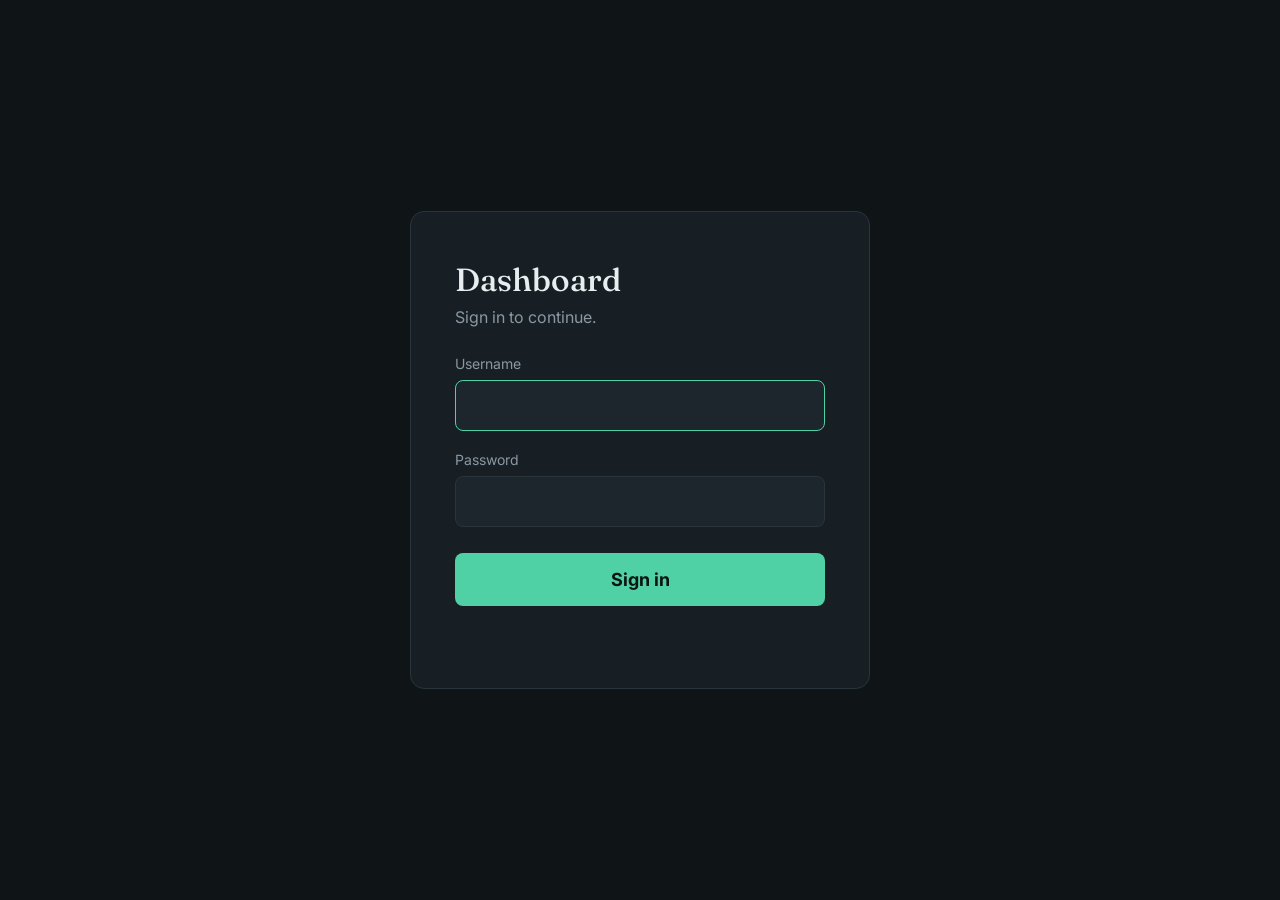
<file: dashboard/index.html>
<!DOCTYPE html>
<html lang="en">
<head>
<meta charset="UTF-8">
<meta name="viewport" content="width=device-width, initial-scale=1">
<title>Dashboard</title>
<style>
@import url('https://fonts.googleapis.com/css2?family=Fraunces:opsz,wght@9..144,300;9..144,500;9..144,600&family=Inter:wght@400;500;600;700;800&family=JetBrains+Mono:wght@400;500;700&display=swap');

:root{
  --bg:#0F1417;
  --panel:#171F24;
  --panel-raised:#1D262C;
  --line:#2A343B;
  --ink:#E8EDF0;
  --muted:#8A98A3;
  --mint:#4FD1A5;
  --coral:#F2725A;
  --gold:#E3B341;
}
*{box-sizing:border-box;}
html,body{
  margin:0;height:100%;overflow:hidden;
  background:var(--bg);color:var(--ink);
  font-family:'Inter',sans-serif;
  -webkit-font-smoothing:antialiased;
}

/* ---- Login ---- */
.login-overlay{
  position:fixed;inset:0;background:var(--bg);
  display:flex;align-items:center;justify-content:center;
  z-index:1000;padding:20px;
}
.login-card{
  background:var(--panel);border:1px solid var(--line);border-radius:14px;
  padding:48px 44px;width:100%;max-width:460px;
}
.login-card h1{font-family:'Fraunces',serif;font-weight:500;font-size:32px;margin:0 0 8px;}
.login-card p{color:var(--muted);font-size:16px;margin:0 0 28px;}
.login-card .field{margin-bottom:20px;display:flex;flex-direction:column;gap:8px;}
.login-card label{font-size:14px;color:var(--muted);}
.login-card input{
  background:var(--panel-raised);border:1px solid var(--line);color:var(--ink);
  border-radius:8px;padding:14px 16px;font-size:18px;font-family:inherit;width:100%;
}
.login-card input:focus{outline:none;border-color:var(--mint);}
.login-btn{
  width:100%;margin-top:6px;background:var(--mint);color:#0B1512;border:none;
  border-radius:8px;padding:16px;font-size:18px;font-weight:700;cursor:pointer;
  font-family:'Inter',sans-serif;
}
.login-btn:hover{filter:brightness(1.08);}
.login-error{color:var(--coral);font-size:15px;margin-top:14px;min-height:20px;}

/* ---- Dashboard shell ---- */
.dash{
  display:none;
  height:100vh;width:100vw;
  padding:2.2vh 2.2vw;
  flex-direction:column;
  gap:1.8vh;
  position:relative;
  isolation:isolate;
}
.dash::before{
  content:'';
  position:fixed;
  inset:0;
  z-index:-2;
  background-image:url('../assets/images/dashboard-background.png');
  background-size:cover;
  background-position:center;
}
.dash::after{
  content:'';
  position:fixed;
  inset:0;
  z-index:-1;
  background:linear-gradient(120deg,rgba(8,13,16,.78),rgba(8,13,16,.52) 58%,rgba(8,13,16,.68));
  pointer-events:none;
}
.dash-top{display:flex;align-items:baseline;justify-content:space-between;flex-wrap:wrap;gap:1vh;}
.dash-top,.dash-quote,.dash-main{position:relative;z-index:1;}
.dash-top h1{
  font-family:'Fraunces',serif;font-weight:500;font-size:clamp(20px,2.4vw,34px);
  margin:0;letter-spacing:0.3px;
}
.dash-datetime{text-align:right;}
.dash-clock{
  font-family:'JetBrains Mono',monospace;font-weight:700;
  font-size:clamp(28px,4.4vw,64px);line-height:1;color:var(--mint);
}
.dash-date{color:var(--muted);font-size:clamp(13px,1.4vw,20px);margin-top:4px;}

.dash-quote{
  text-align:center;flex-shrink:0;padding:0.6vh 2vw;
  font-family:'Fraunces',serif;font-style:italic;color:var(--muted);
  font-size:clamp(14px,1.5vw,24px);overflow:hidden;white-space:nowrap;text-overflow:ellipsis;
}
.dash-quote .author{
  font-style:normal;font-family:'Inter',sans-serif;color:var(--gold);
  font-size:0.72em;margin-left:10px;
}

/* ---- At-a-glance insights ---- */
.dash-insights{
  display:grid;grid-template-columns:repeat(4,minmax(0,1fr));gap:1vw;flex-shrink:0;
}
.dash-insight{
  min-width:0;padding:1.1vh 1.1vw;border-radius:12px;
  background:rgba(15,23,27,.82);border:1px solid rgba(126,150,162,.34);
  backdrop-filter:blur(8px);
}
.dash-insight-label{
  color:var(--muted);font-size:clamp(9px,.8vw,12px);font-weight:700;
  letter-spacing:.08em;text-transform:uppercase;
}
.dash-insight-value{
  margin-top:3px;font-family:'JetBrains Mono',monospace;font-size:clamp(15px,1.5vw,23px);
  font-weight:700;color:var(--ink);white-space:nowrap;overflow:hidden;text-overflow:ellipsis;
}
.dash-insight-detail{
  margin-top:2px;color:var(--mint);font-size:clamp(9px,.78vw,12px);
  white-space:nowrap;overflow:hidden;text-overflow:ellipsis;
}

.dash-main{flex:1;display:flex;gap:1.8vw;min-height:0;}

/* ---- Calendar ---- */
.dash-cal{
  flex:2.15;background:rgba(23,31,36,.88);border:1px solid rgba(126,150,162,.38);border-radius:16px;
  padding:1.6vw;display:flex;flex-direction:column;min-height:0;min-width:0;
}
.dash-cal-title{
  font-family:'Fraunces',serif;font-size:clamp(16px,1.7vw,26px);font-weight:500;
  margin-bottom:1vh;flex-shrink:0;
}
.dash-cal-grid{
  flex:1;display:grid;grid-template-columns:repeat(7,1fr);
  grid-template-rows:auto repeat(6,1fr);gap:6px;min-height:0;
}
.dash-weekday{
  font-size:clamp(10px,0.85vw,15px);color:var(--muted);text-align:center;
  text-transform:uppercase;letter-spacing:0.6px;padding-bottom:4px;
}
.dash-day{
  background:var(--panel-raised);border:1px solid var(--line);border-radius:8px;
  padding:0.5vh 0.6vw;display:flex;flex-direction:column;gap:2px;min-width:0;min-height:0;overflow:hidden;
}
.dash-day.empty{background:transparent;border-color:transparent;}
.dash-day.today{border-color:var(--gold);border-width:2px;background:rgba(227,179,65,0.08);}
.dash-day-num{
  font-family:'JetBrains Mono',monospace;font-size:clamp(11px,1.05vw,17px);color:var(--muted);
  flex-shrink:0;
}
.dash-day.today .dash-day-num{color:var(--gold);font-weight:700;}
.dash-day-events{display:flex;flex-direction:column;gap:2px;overflow:hidden;flex:1;min-height:0;}
.dash-evt{
  font-size:clamp(9px,0.78vw,13px);padding:1px 5px;border-radius:4px;
  white-space:nowrap;overflow:hidden;text-overflow:ellipsis;
  background:rgba(79,209,165,0.16);color:var(--mint);line-height:1.5;
}
.dash-day-more{font-size:clamp(9px,0.7vw,12px);color:var(--muted);}

/* ---- Agenda sidebar ---- */
.dash-agenda{
  flex:1;background:rgba(23,31,36,.88);border:1px solid rgba(126,150,162,.38);border-radius:16px;
  padding:1.6vw;display:flex;flex-direction:column;gap:2vh;min-height:0;min-width:0;overflow:hidden;
}
.dash-agenda-section{display:flex;flex-direction:column;min-height:0;}
.dash-agenda-section.today{flex:1.5;}
.dash-agenda-section.tomorrow{flex:1;}
.dash-agenda-h{
  font-size:clamp(11px,1vw,16px);text-transform:uppercase;letter-spacing:1px;
  color:var(--muted);margin-bottom:1vh;flex-shrink:0;font-weight:600;
}
.dash-agenda-list{overflow:hidden;display:flex;flex-direction:column;gap:1vh;}
.dash-agenda-row{display:flex;gap:12px;align-items:baseline;}
.dash-agenda-time{
  font-family:'JetBrains Mono',monospace;color:var(--mint);flex-shrink:0;
  font-size:clamp(12px,1.1vw,19px);width:7em;white-space:nowrap;
}
.dash-agenda-title{
  font-size:clamp(13px,1.2vw,21px);color:var(--ink);
  overflow:hidden;text-overflow:ellipsis;white-space:nowrap;
}
.dash-empty{color:var(--muted);font-size:clamp(12px,1.1vw,18px);}

@media (max-width:720px){
  html,body{overflow:auto;}
  .dash{height:auto;min-height:100vh;}
  .dash-main{flex-direction:column;min-height:680px;}
  .dash-cal{min-height:500px;}
  .dash-insights{grid-template-columns:repeat(2,minmax(0,1fr));}
}
</style>
</head>
<body>

<div class="login-overlay" id="loginOverlay">
  <div class="login-card">
    <h1>Dashboard</h1>
    <p>Sign in to continue.</p>
    <div class="field">
      <label>Username</label>
      <input type="text" id="loginUser" autocomplete="username">
    </div>
    <div class="field">
      <label>Password</label>
      <input type="password" id="loginPass" autocomplete="current-password">
    </div>
    <button class="login-btn" id="loginBtn">Sign in</button>
    <div class="login-error" id="loginError"></div>
  </div>
</div>

<div class="dash" id="dash">
  <div class="dash-top">
    <h1>Dashboard</h1>
    <div class="dash-datetime">
      <div class="dash-clock" id="clock">--:--</div>
      <div class="dash-date" id="dateLabel">—</div>
    </div>
  </div>

  <div class="dash-quote" id="quoteBar"></div>

  <div class="dash-insights" aria-label="Schedule summary">
    <div class="dash-insight">
      <div class="dash-insight-label">Today</div>
      <div class="dash-insight-value" id="todayCount">—</div>
      <div class="dash-insight-detail" id="todayDetail">Loading schedule</div>
    </div>
    <div class="dash-insight">
      <div class="dash-insight-label">Time blocked</div>
      <div class="dash-insight-value" id="timeBlocked">—</div>
      <div class="dash-insight-detail" id="timeBlockedDetail">Today’s meetings</div>
    </div>
    <div class="dash-insight">
      <div class="dash-insight-label">Next up</div>
      <div class="dash-insight-value" id="nextEvent">—</div>
      <div class="dash-insight-detail" id="nextEventDetail">No upcoming event</div>
    </div>
    <div class="dash-insight">
      <div class="dash-insight-label">This month</div>
      <div class="dash-insight-value" id="monthCount">—</div>
      <div class="dash-insight-detail" id="monthDetail">Calendar events</div>
    </div>
  </div>

  <div class="dash-main">
    <div class="dash-cal">
      <div class="dash-cal-title" id="calTitle">—</div>
      <div class="dash-cal-grid" id="calGrid"></div>
    </div>

    <div class="dash-agenda">
      <div class="dash-agenda-section today">
        <div class="dash-agenda-h">Today</div>
        <div class="dash-agenda-list" id="todayList"></div>
      </div>
      <div class="dash-agenda-section tomorrow">
        <div class="dash-agenda-h">Tomorrow</div>
        <div class="dash-agenda-list" id="tomorrowList"></div>
      </div>
    </div>
  </div>
</div>

<script>
const APPS_SCRIPT_URL = 'https://script.google.com/macros/s/AKfycbwvc7auhaAhbIXboJKxWoMCgELuJQxJFpnZzzt5stHXskigl3TJpXmkaXcxDqRJ4bp6Rw/exec';
const K_TOKEN = 'ledger-auth-token';
const REFRESH_MS = 5 * 60 * 1000;

let authToken = localStorage.getItem(K_TOKEN) || '';
let events = [];

function forceLogout(){
  localStorage.removeItem(K_TOKEN);
  authToken = '';
  document.getElementById('dash').style.display = 'none';
  document.getElementById('loginOverlay').style.display = 'flex';
  document.getElementById('loginError').textContent = 'Session expired — sign in again.';
}

async function attemptLogin(){
  const username = document.getElementById('loginUser').value.trim();
  const password = document.getElementById('loginPass').value;
  const errEl = document.getElementById('loginError');
  errEl.textContent = '';
  if(!username || !password){ errEl.textContent = 'Enter a username and password.'; return; }
  try{
    const res = await fetch(`${APPS_SCRIPT_URL}?action=login`, {
      method: 'POST',
      headers: { 'Content-Type': 'text/plain;charset=utf-8' },
      body: JSON.stringify({ username, password })
    });
    const data = await res.json();
    if(data.ok && data.token){
      authToken = data.token;
      localStorage.setItem(K_TOKEN, authToken);
      document.getElementById('loginOverlay').style.display = 'none';
      document.getElementById('dash').style.display = 'flex';
      start();
    } else {
      errEl.textContent = 'Incorrect username or password.';
    }
  }catch(err){
    errEl.textContent = 'Could not reach the server. Try again.';
  }
}

function wireLogin(){
  document.getElementById('loginBtn').addEventListener('click', attemptLogin);
  ['loginUser','loginPass'].forEach(id=>{
    document.getElementById(id).addEventListener('keydown', e=>{ if(e.key==='Enter') attemptLogin(); });
  });
}

const QUOTES = [
  {text:"The secret of getting ahead is getting started.", author:"Mark Twain"},
  {text:"It always seems impossible until it's done.", author:"Nelson Mandela"},
  {text:"Well done is better than well said.", author:"Benjamin Franklin"},
  {text:"The way to get started is to quit talking and begin doing.", author:"Walt Disney"},
  {text:"Don't watch the clock; do what it does. Keep going.", author:"Sam Levenson"},
  {text:"Success is the sum of small efforts repeated day in and day out.", author:"Robert Collier"},
  {text:"You don't have to be great to start, but you have to start to be great.", author:"Zig Ziglar"},
  {text:"Discipline is choosing between what you want now and what you want most.", author:"Abraham Lincoln"},
  {text:"Small daily improvements are the key to staggering long-term results.", author:"James Clear"},
  {text:"The future depends on what you do today.", author:"Mahatma Gandhi"},
  {text:"Do the hard jobs first. The easy jobs will take care of themselves.", author:"Dale Carnegie"},
  {text:"Motivation is what gets you started. Habit is what keeps you going.", author:"Jim Rohn"},
  {text:"Action is the foundational key to all success.", author:"Pablo Picasso"},
  {text:"A year from now you may wish you had started today.", author:"Karen Lamb"},
  {text:"Focus on being productive instead of busy.", author:"Tim Ferriss"},
  {text:"What we do today, right now, will have an accumulated effect on all our tomorrows.", author:"Alexandra Stoddard"},
  {text:"You don't need more time, you just need to decide.", author:"Seth Godin"},
  {text:"Amateurs sit and wait for inspiration; the rest of us just get up and go to work.", author:"Stephen King"},
  {text:"The pain of discipline weighs ounces; the pain of regret weighs tons.", author:"Jim Rohn"},
  {text:"We are what we repeatedly do. Excellence, then, is a habit.", author:"Will Durant"},
  {text:"Start where you are. Use what you have. Do what you can.", author:"Arthur Ashe"},
  {text:"Either you run the day, or the day runs you.", author:"Jim Rohn"},
  {text:"An investment in knowledge pays the best interest.", author:"Benjamin Franklin"},
  {text:"Simplicity is the ultimate sophistication.", author:"Leonardo da Vinci"},
  {text:"Quality is not an act, it is a habit.", author:"Aristotle"},
  {text:"The best time to plant a tree was 20 years ago. The second best time is now.", author:"Chinese Proverb"},
  {text:"Energy and persistence conquer all things.", author:"Benjamin Franklin"},
  {text:"He who has a why to live can bear almost any how.", author:"Friedrich Nietzsche"},
  {text:"Slow is smooth, and smooth is fast.", author:"Navy SEAL saying"},
  {text:"You miss 100% of the shots you don't take.", author:"Wayne Gretzky"},
  {text:"Progress, not perfection.", author:"Unknown"},
  {text:"Do something today that your future self will thank you for.", author:"Sean Patrick Flanery"},
  {text:"Whether you think you can or you think you can't, you're right.", author:"Henry Ford"},
  {text:"The only way to do great work is to love what you do.", author:"Steve Jobs"},
  {text:"Little by little, a little becomes a lot.", author:"Tanzanian Proverb"},
  {text:"Difficult roads often lead to beautiful destinations.", author:"Unknown"},
  {text:"Not all those who wander are lost.", author:"J.R.R. Tolkien"},
  {text:"Patience, persistence and perspiration make an unbeatable combination for success.", author:"Napoleon Hill"},
  {text:"You are never too old to set another goal or to dream a new dream.", author:"C.S. Lewis"},
];

function todaysQuote(){
  const now = new Date();
  const start = new Date(now.getFullYear(), 0, 0);
  const dayOfYear = Math.floor((now - start) / 86400000);
  return QUOTES[dayOfYear % QUOTES.length];
}

function renderQuote(){
  const q = todaysQuote();
  document.getElementById('quoteBar').innerHTML =
    `“${escapeHtml(q.text)}”<span class="author">— ${escapeHtml(q.author)}</span>`;
}

function pad(n){ return String(n).padStart(2,'0'); }
function todayStr(){ const d=new Date(); return d.getFullYear()+'-'+pad(d.getMonth()+1)+'-'+pad(d.getDate()); }
function monthKeyOf(dateObj){ return dateObj.getFullYear()+'-'+pad(dateObj.getMonth()+1); }
function dateKeyOf(iso){ const d=new Date(iso); return d.getFullYear()+'-'+pad(d.getMonth()+1)+'-'+pad(d.getDate()); }
function timeLabel(iso){
  return new Date(iso).toLocaleTimeString('en-CA', {hour:'numeric', minute:'2-digit'});
}

function updateClock(){
  const now = new Date();
  document.getElementById('clock').textContent = now.toLocaleTimeString('en-CA', {hour:'numeric', minute:'2-digit'});
  document.getElementById('dateLabel').textContent = now.toLocaleDateString('en-CA', {weekday:'long', month:'long', day:'numeric', year:'numeric'});
}

async function fetchEvents(){
  const now = new Date();
  const month = monthKeyOf(now);
  try{
    const res = await fetch(`${APPS_SCRIPT_URL}?action=calendarEvents&month=${month}&token=${encodeURIComponent(authToken)}`);
    const data = await res.json();
    if(data.error === 'unauthorized'){ forceLogout(); return; }
    events = data.events || [];
  }catch(err){
    events = [];
  }
  renderCalendar();
  renderAgenda();
  renderInsights();
}

function renderInsights(){
  const now = new Date();
  const today = todayStr();
  const month = monthKeyOf(now);
  const todayEvents = events.filter(ev=>dateKeyOf(ev.start)===today);
  const monthEvents = events.filter(ev=>monthKeyOf(new Date(ev.start))===month);
  const timedToday = todayEvents.filter(ev=>!ev.allDay);
  const blockedMinutes = timedToday.reduce((total, ev)=>{
    const start = new Date(ev.start);
    const end = ev.end ? new Date(ev.end) : null;
    return total + (end && end > start ? Math.round((end - start) / 60000) : 0);
  }, 0);
  const upcoming = events
    .filter(ev=>!ev.allDay && new Date(ev.start) >= now)
    .sort((a,b)=>new Date(a.start)-new Date(b.start))[0];
  const duration = blockedMinutes >= 60
    ? `${Math.floor(blockedMinutes/60)}h${blockedMinutes%60 ? ` ${blockedMinutes%60}m` : ''}`
    : `${blockedMinutes}m`;

  document.getElementById('todayCount').textContent = `${todayEvents.length} ${todayEvents.length===1 ? 'event' : 'events'}`;
  document.getElementById('todayDetail').textContent = todayEvents.length ? 'Your schedule is ready' : 'Clear day ahead';
  document.getElementById('timeBlocked').textContent = timedToday.length ? duration : '0m';
  document.getElementById('timeBlockedDetail').textContent = timedToday.length ? `${timedToday.length} timed ${timedToday.length===1 ? 'event' : 'events'}` : 'No timed events today';
  document.getElementById('nextEvent').textContent = upcoming ? timeLabel(upcoming.start) : 'Clear';
  document.getElementById('nextEventDetail').textContent = upcoming ? upcoming.title : 'Nothing else scheduled';
  document.getElementById('monthCount').textContent = `${monthEvents.length} ${monthEvents.length===1 ? 'event' : 'events'}`;
  document.getElementById('monthDetail').textContent = now.toLocaleDateString('en-CA', {month:'long'}) + ' calendar';
}

function renderCalendar(){
  const now = new Date();
  const y = now.getFullYear(), m = now.getMonth();
  document.getElementById('calTitle').textContent = now.toLocaleDateString('en-CA', {month:'long', year:'numeric'});

  const startWeekday = new Date(y, m, 1).getDay();
  const dim = new Date(y, m+1, 0).getDate();
  const today = todayStr();

  const byDay = {};
  events.forEach(ev=>{
    const key = dateKeyOf(ev.start);
    (byDay[key] = byDay[key] || []).push(ev);
  });

  const weekdays = ['Sun','Mon','Tue','Wed','Thu','Fri','Sat'];
  let html = weekdays.map(w=>`<div class="dash-weekday">${w}</div>`).join('');

  for(let i=0;i<startWeekday;i++) html += '<div class="dash-day empty"></div>';

  for(let d=1; d<=dim; d++){
    const dateStr = `${y}-${pad(m+1)}-${pad(d)}`;
    const dayEvents = (byDay[dateStr]||[]).sort((a,b)=> a.start.localeCompare(b.start));
    const shown = dayEvents.slice(0,3);
    const extra = dayEvents.length - shown.length;
    const pills = shown.map(ev=>{
      const label = ev.allDay ? ev.title : `${timeLabel(ev.start)} ${ev.title}`;
      return `<div class="dash-evt">${escapeHtml(label)}</div>`;
    }).join('');
    const cls = 'dash-day' + (dateStr===today ? ' today' : '');
    html += `<div class="${cls}">
      <div class="dash-day-num">${d}</div>
      <div class="dash-day-events">${pills}${extra>0?`<div class="dash-day-more">+${extra} more</div>`:''}</div>
    </div>`;
  }

  document.getElementById('calGrid').innerHTML = html;
}

function renderAgenda(){
  const today = todayStr();
  const tmrw = new Date(); tmrw.setDate(tmrw.getDate()+1);
  const tomorrowKey = tmrw.getFullYear()+'-'+pad(tmrw.getMonth()+1)+'-'+pad(tmrw.getDate());

  function buildList(dateKey, elId, cap){
    const list = events.filter(ev=>dateKeyOf(ev.start)===dateKey).sort((a,b)=> a.start.localeCompare(b.start));
    const el = document.getElementById(elId);
    if(list.length===0){ el.innerHTML = '<div class="dash-empty">Nothing scheduled.</div>'; return; }
    const shown = list.slice(0,cap);
    const extra = list.length - shown.length;
    el.innerHTML = shown.map(ev=>`
      <div class="dash-agenda-row">
        <span class="dash-agenda-time">${ev.allDay ? 'All day' : timeLabel(ev.start)}</span>
        <span class="dash-agenda-title">${escapeHtml(ev.title)}</span>
      </div>
    `).join('') + (extra>0 ? `<div class="dash-empty">+${extra} more</div>` : '');
  }

  buildList(today, 'todayList', 6);
  buildList(tomorrowKey, 'tomorrowList', 4);
}

function escapeHtml(s){
  const d = document.createElement('div');
  d.textContent = s || '';
  return d.innerHTML;
}

function start(){
  updateClock();
  setInterval(updateClock, 1000);
  renderQuote();
  fetchEvents();
  setInterval(fetchEvents, REFRESH_MS);
}

wireLogin();
if(authToken){
  document.getElementById('loginOverlay').style.display = 'none';
  document.getElementById('dash').style.display = 'flex';
  start();
} else {
  document.getElementById('loginUser').focus();
}
</script>
</body>
</html>
</file>
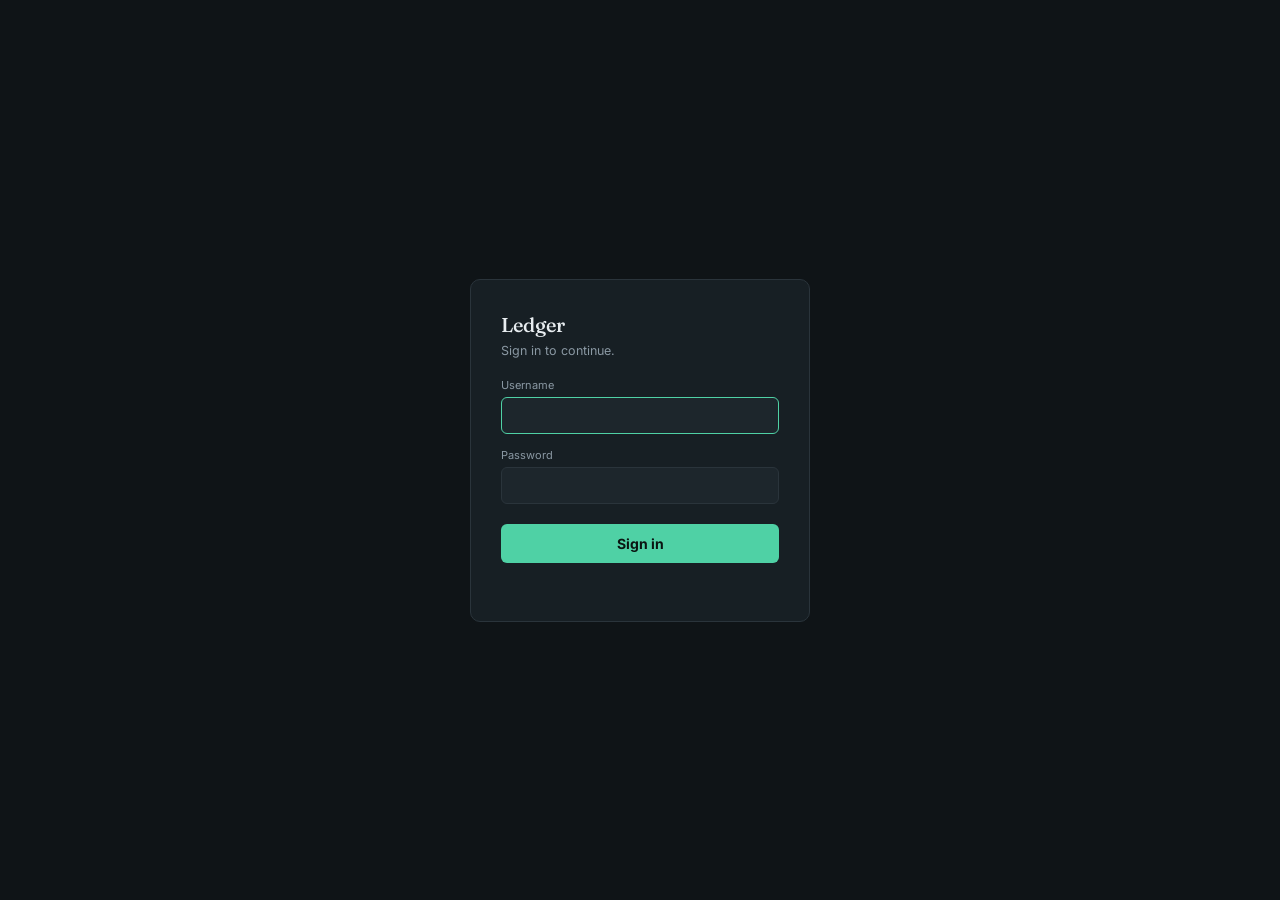
<file: financials/index.html>
<!DOCTYPE html>
<html lang="en">
<head>
<meta charset="UTF-8">
<title>Ledger — Expense Tracker</title>
<style>
@import url('https://fonts.googleapis.com/css2?family=Fraunces:opsz,wght@9..144,300;9..144,500;9..144,600&family=Inter:wght@400;500;600;700&family=JetBrains+Mono:wght@400;500;700&display=swap');

:root{
  --bg:#0F1417;
  --panel:#171F24;
  --panel-raised:#1D262C;
  --line:#2A343B;
  --ink:#E8EDF0;
  --muted:#8A98A3;
  --mint:#4FD1A5;
  --mint-dim:#2B4A42;
  --coral:#F2725A;
  --gold:#E3B341;
  --chart-income:#2FA37A;
  --chart-expense:#D9573D;
  --chart-leftover:#3987E5;
  --chart-other:#8A98A3;
  --chart-1:#3987E5;
  --chart-2:#D95926;
  --chart-3:#199E70;
  --chart-4:#C98500;
  --chart-5:#D55181;
  --chart-6:#008300;
  --chart-7:#9085E9;
  --chart-8:#E66767;
}
*{box-sizing:border-box;}
body{
  margin:0;
  background:var(--bg);
  color:var(--ink);
  font-family:'Inter',sans-serif;
  -webkit-font-smoothing:antialiased;
}
.wrap{max-width:1080px;margin:0 auto;padding:28px 20px 60px;}

/* ---- Header ---- */
.topbar{display:flex;align-items:baseline;justify-content:space-between;margin-bottom:22px;flex-wrap:wrap;gap:8px;}
.topbar h1{
  font-family:'Fraunces',serif;
  font-weight:500;
  font-size:22px;
  letter-spacing:0.2px;
  margin:0;
}
.topbar .sub{color:var(--muted);font-size:12.5px;}
.month-nav{display:flex;align-items:center;gap:10px;}
.month-nav-btn{
  background:var(--panel-raised);border:1px solid var(--line);color:var(--ink);
  width:26px;height:26px;border-radius:6px;cursor:pointer;font-size:15px;
  line-height:1;display:flex;align-items:center;justify-content:center;
  font-family:inherit;
}
.month-nav-btn:hover{border-color:var(--mint);color:var(--mint);}
.month-nav-btn:focus-visible,.add-btn:focus-visible,.manage-link:focus-visible,.tx-del:focus-visible,.chip button:focus-visible{
  outline:2px solid var(--mint);outline-offset:2px;
}
.month-nav .sub{min-width:112px;text-align:center;}

/* ---- Receipt / hero card ---- */
.receipt{
  background:var(--panel);
  border:1px solid var(--line);
  border-radius:10px;
  padding:26px 28px 22px;
  position:relative;
  margin-bottom:22px;
  overflow:hidden;
}
.receipt::before{
  content:"";
  position:absolute;
  top:0;left:0;right:0;height:3px;
  background:repeating-linear-gradient(90deg,var(--line) 0 8px, transparent 8px 16px);
}
.receipt-label{
  font-size:11px;
  text-transform:uppercase;
  letter-spacing:1.6px;
  color:var(--muted);
  margin-bottom:10px;
}
.receipt-figure{
  font-family:'Fraunces',serif;
  font-weight:300;
  font-size:56px;
  line-height:1;
  color:var(--mint);
  letter-spacing:-1px;
  transition:transform .25s ease;
}
.receipt-figure.flash{transform:scale(1.04);}
.receipt-figure.negative{color:var(--coral);}
.receipt-meta{
  display:flex;
  gap:28px;
  margin-top:16px;
  flex-wrap:wrap;
}
.receipt-meta div{font-size:12.5px;color:var(--muted);}
.receipt-meta b{
  display:block;
  font-family:'JetBrains Mono',monospace;
  color:var(--ink);
  font-size:15px;
  margin-top:2px;
}

/* ---- Grid layout ---- */
.grid{display:grid;grid-template-columns:1fr 1fr;gap:20px;}
@media(max-width:800px){.grid{grid-template-columns:1fr;}}
@media(max-width:520px){
  .wrap{padding:18px 12px 40px;}
  .topbar{align-items:flex-start;margin-bottom:16px;}
  .month-nav{width:100%;justify-content:space-between;}
  .receipt{padding:22px 18px 18px;}
  .receipt-figure{font-size:44px;}
  .card{padding:17px 15px;}
  .form-row{gap:8px;}
  .tx-list{max-height:360px;}
}

.card{
  background:var(--panel);
  border:1px solid var(--line);
  border-radius:10px;
  padding:20px 22px;
  min-width:0;
}
.card h2{
  font-size:13px;
  text-transform:uppercase;
  letter-spacing:1.2px;
  color:var(--muted);
  margin:0 0 16px;
  font-weight:600;
}

/* ---- Quick add form ---- */
.form-row{display:flex;gap:10px;margin-bottom:10px;}
.field{flex:1;display:flex;flex-direction:column;gap:5px;}
.field label{font-size:11px;color:var(--muted);}
.field input, .field select{
  background:var(--panel-raised);
  border:1px solid var(--line);
  color:var(--ink);
  border-radius:6px;
  padding:9px 10px;
  font-size:14px;
  font-family:inherit;
  width:100%;
}
.field input:focus, .field select:focus{
  outline:none;
  border-color:var(--mint);
}
.amount-field input{font-family:'JetBrains Mono',monospace;}
.add-btn{
  width:100%;
  margin-top:6px;
  background:var(--mint);
  color:#0B1512;
  border:none;
  border-radius:6px;
  padding:11px;
  font-size:14px;
  font-weight:700;
  cursor:pointer;
  font-family:'Inter',sans-serif;
  transition:filter .15s ease;
}
.add-btn:hover{filter:brightness(1.08);}
.add-btn:active{filter:brightness(0.95);}
.hint{font-size:11px;color:var(--muted);margin-top:8px;}
.manage-link{
  background:none;border:none;color:var(--muted);
  font-size:11.5px;text-decoration:underline;
  cursor:pointer;padding:0;margin-top:10px;
  font-family:inherit;
}

/* ---- Transactions list ---- */
.tx-list{max-height:420px;overflow-y:auto;display:flex;flex-direction:column;gap:2px;}
.tx-row{
  display:flex;align-items:center;gap:10px;
  padding:9px 4px;
  border-bottom:1px solid var(--line);
  font-size:13px;
}
.tx-row:last-child{border-bottom:none;}
.tx-cat-dot{width:8px;height:8px;border-radius:50%;flex-shrink:0;}
.tx-main{flex:1;min-width:0;}
.tx-desc{color:var(--ink);white-space:nowrap;overflow:hidden;text-overflow:ellipsis;}
.tx-sub{color:var(--muted);font-size:11px;}
.tx-amount{font-family:'JetBrains Mono',monospace;white-space:nowrap;}
.tx-amount.expense{color:var(--coral);}
.tx-amount.income{color:var(--mint);}
.tx-del{
  background:none;border:none;color:var(--muted);
  cursor:pointer;font-size:15px;line-height:1;padding:4px 6px;
  border-radius:4px;
}
.tx-del:hover{color:var(--coral);background:rgba(242,114,90,0.1);}
.tx-empty{color:var(--muted);font-size:13px;padding:20px 0;text-align:center;}
.tx-date-header{
  display:flex;justify-content:space-between;align-items:baseline;
  padding:14px 4px 5px;font-size:11px;color:var(--muted);
  text-transform:uppercase;letter-spacing:0.5px;
}
.tx-list .tx-date-header:first-child{padding-top:2px;}
.tx-date-header span:last-child{
  font-family:'JetBrains Mono',monospace;font-size:11.5px;
  text-transform:none;letter-spacing:0;font-weight:700;
}
.tx-date-header .expense{color:var(--coral);}
.tx-date-header .income{color:var(--mint);}

/* ---- Donut chart (By category) ---- */
.donut-wrap{display:flex;align-items:center;gap:22px;flex-wrap:wrap;}
.donut-svg{flex-shrink:0;}
.donut-slice{cursor:pointer;transition:opacity .12s ease;}
.donut-slice.dim{opacity:0.35;}
.donut-center-total{font-family:'JetBrains Mono',monospace;font-size:19px;font-weight:700;fill:var(--ink);}
.donut-center-label{font-size:9.5px;fill:var(--muted);letter-spacing:0.4px;}
.donut-legend{flex:1;min-width:180px;display:flex;flex-direction:column;gap:9px;}
.donut-legend-row{display:flex;align-items:center;gap:8px;font-size:12.5px;cursor:pointer;}
.donut-legend-swatch{width:10px;height:10px;border-radius:3px;flex-shrink:0;}
.donut-legend-name{color:var(--ink);flex:1;min-width:0;overflow:hidden;text-overflow:ellipsis;white-space:nowrap;}
.donut-legend-pct{color:var(--muted);font-size:11px;width:36px;text-align:right;flex-shrink:0;}
.donut-legend-val{font-family:'JetBrains Mono',monospace;color:var(--muted);width:70px;text-align:right;flex-shrink:0;}
.donut-legend-row.dim{opacity:0.4;}

/* ---- Chart tooltip ---- */
.viz-tooltip{
  position:fixed;background:var(--panel-raised);border:1px solid var(--line);
  border-radius:6px;padding:7px 10px;font-size:11.5px;pointer-events:none;
  z-index:2000;opacity:0;transition:opacity .1s ease;white-space:nowrap;
}
.viz-tooltip.show{opacity:1;}
.viz-tooltip .tt-value{color:var(--ink);font-weight:700;font-family:'JetBrains Mono',monospace;display:block;font-size:13px;}
.viz-tooltip .tt-label{color:var(--muted);}

/* ---- Savings ---- */
.save-stat-row{display:flex;justify-content:space-between;align-items:center;font-size:13px;padding:9px 0;border-bottom:1px solid var(--line);}
.save-stat-row:last-child{border-bottom:none;}
.save-stat-row b{font-family:'JetBrains Mono',monospace;color:var(--ink);font-weight:700;}
.save-stat-row.highlight b{color:var(--mint);}
.save-rate-row{display:flex;align-items:center;gap:8px;font-size:12.5px;color:var(--muted);}
.save-rate-row input[type=number]{
  width:56px;background:var(--panel-raised);border:1px solid var(--line);
  color:var(--ink);border-radius:5px;padding:5px 6px;font-size:12.5px;font-family:'JetBrains Mono',monospace;
}

.toast{
  position:fixed;bottom:20px;left:50%;transform:translateX(-50%) translateY(20px);
  background:var(--panel-raised);border:1px solid var(--mint);color:var(--ink);
  padding:10px 18px;border-radius:8px;font-size:13px;opacity:0;
  transition:all .25s ease;pointer-events:none;
}
.toast.show{opacity:1;transform:translateX(-50%) translateY(0);}

.manage-panel{margin-top:12px;display:none;}
.manage-panel.open{display:block;}
.manage-row{display:flex;gap:8px;margin-bottom:6px;align-items:center;}
.manage-row input[type=text]{flex:1;}
.chip{
  display:inline-flex;align-items:center;gap:6px;
  background:var(--panel-raised);border:1px solid var(--line);
  border-radius:14px;padding:4px 10px;font-size:11.5px;margin:3px 4px 0 0;
}
.chip button{background:none;border:none;color:var(--muted);cursor:pointer;font-size:12px;padding:0;}

/* ---- Monthly insights chart ---- */
.insights-card{grid-column:1 / -1;min-width:0;}
.insights-legend{display:flex;gap:18px;margin-bottom:14px;flex-wrap:wrap;}
.insights-legend-item{display:flex;align-items:center;gap:7px;font-size:12px;color:var(--muted);}
.insights-legend-swatch{width:11px;height:11px;border-radius:3px;flex-shrink:0;}
.insights-legend-swatch.line{width:14px;height:2px;border-radius:1px;}
.insights-chart-scroll{overflow-x:auto;}
.chart-bar{cursor:pointer;}
.chart-bar-group:hover .chart-bar{opacity:0.85;}
.chart-axis-label{font-size:10px;fill:var(--muted);}
.chart-grid-line{stroke:var(--line);stroke-width:1;}
.chart-value-label{font-size:10px;fill:var(--muted);font-family:'JetBrains Mono',monospace;}
.chart-dot{cursor:pointer;}

/* ---- Calendar ---- */
.cal-grid{display:grid;grid-template-columns:repeat(7,1fr);gap:4px;margin-bottom:16px;}
.cal-weekday{font-size:10px;color:var(--muted);text-align:center;padding:4px 0;text-transform:uppercase;letter-spacing:0.5px;}
.cal-day{
  background:var(--panel-raised);border:1px solid var(--line);border-radius:6px;
  min-height:74px;min-width:0;padding:5px;cursor:pointer;display:flex;flex-direction:column;gap:2px;
  transition:border-color .12s ease;
}
.cal-day:hover{border-color:var(--mint);}
.cal-day.empty{background:transparent;border-color:transparent;cursor:default;}
.cal-day.today{border-color:var(--gold);}
.cal-day.selected{border-color:var(--mint);box-shadow:0 0 0 1px var(--mint);}
.cal-day-num{font-size:10.5px;color:var(--muted);font-family:'JetBrains Mono',monospace;}
.cal-day.today .cal-day-num{color:var(--gold);font-weight:700;}
.cal-day-pills{display:flex;flex-direction:column;gap:2px;overflow:hidden;flex:1;}
.cal-pill{
  font-size:9.5px;padding:1px 4px;border-radius:3px;white-space:nowrap;overflow:hidden;text-overflow:ellipsis;
  font-family:'JetBrains Mono',monospace;
}
.cal-pill.expense{background:rgba(217,87,61,0.18);color:var(--coral);}
.cal-pill.income{background:rgba(47,163,122,0.18);color:var(--mint);}
.cal-pill.preview{background:transparent;border:1px dashed currentColor;opacity:0.75;}
.cal-day-more{font-size:9.5px;color:var(--muted);}
.cal-panel{border-top:1px solid var(--line);padding-top:16px;}
.cal-panel-header{font-family:'Fraunces',serif;font-size:15px;margin-bottom:10px;}
@media(max-width:640px){
  .cal-day{min-height:52px;padding:3px;}
  .cal-pill{font-size:8.5px;}
}

/* ---- Login ---- */
/* ---- Credit cards ---- */
.credit-summary{display:grid;grid-template-columns:repeat(auto-fit,minmax(190px,1fr));gap:12px;}
.credit-card{background:var(--panel-raised);border:1px solid var(--line);border-radius:8px;padding:14px;}
.credit-card-head{display:flex;justify-content:space-between;gap:8px;align-items:baseline;}
.credit-card-name{font-weight:600;font-size:13px;overflow:hidden;text-overflow:ellipsis;white-space:nowrap;}
.credit-card-balance{font-family:'JetBrains Mono',monospace;font-size:18px;color:var(--coral);margin:10px 0 7px;}
.bank-card-balance{font-family:'JetBrains Mono',monospace;font-size:18px;color:var(--mint);margin:10px 0 7px;}
.account-section-label{font-size:11px;color:var(--muted);text-transform:uppercase;letter-spacing:1px;margin:18px 0 9px;}
.savings-reveal{margin-top:12px;}
.credit-card-meta{font-size:11.5px;color:var(--muted);display:flex;justify-content:space-between;gap:8px;}
.util-track{height:5px;background:var(--line);border-radius:99px;overflow:hidden;margin:10px 0 7px;}
.util-fill{height:100%;background:var(--mint);border-radius:inherit;}
.util-fill.high{background:var(--coral);}
.card-form{margin-top:16px;padding-top:14px;border-top:1px solid var(--line);}

.login-overlay{
  position:fixed;inset:0;background:var(--bg);
  display:flex;align-items:center;justify-content:center;
  z-index:1000;padding:20px;
}
.login-card{
  background:var(--panel);border:1px solid var(--line);border-radius:10px;
  padding:32px 30px;width:100%;max-width:340px;
}
.login-card h1{font-family:'Fraunces',serif;font-weight:500;font-size:20px;margin:0 0 6px;}
.login-card p{color:var(--muted);font-size:12.5px;margin:0 0 20px;}
.login-card .field{margin-bottom:14px;}
.login-error{color:var(--coral);font-size:12.5px;margin-top:10px;min-height:16px;}
.app-status{color:var(--muted);font-size:12.5px;text-align:center;padding:48px 0;}
</style>
</head>
<body>

<div class="login-overlay" id="loginOverlay">
  <div class="login-card">
    <h1>Ledger</h1>
    <p>Sign in to continue.</p>
    <div class="field">
      <label for="loginUser">Username</label>
      <input type="text" id="loginUser" autocomplete="username">
    </div>
    <div class="field">
      <label for="loginPass">Password</label>
      <input type="password" id="loginPass" autocomplete="current-password">
    </div>
    <button class="add-btn" id="loginBtn">Sign in</button>
    <div class="login-error" id="loginError"></div>
  </div>
</div>

<div class="wrap" id="appWrap" style="display:none;">

  <div class="app-status" id="appStatus" role="status" aria-live="polite">Loading your ledger…</div>

  <div class="topbar">
    <h1>Ledger</h1>
    <div class="month-nav">
      <button class="month-nav-btn" id="prevMonthBtn" aria-label="Previous month">‹</button>
      <div class="sub" id="periodLabel">—</div>
      <button class="month-nav-btn" id="nextMonthBtn" aria-label="Next month">›</button>
      <button class="manage-link" id="jumpTodayBtn" style="display:none;">this month</button>
      <button class="manage-link" id="logoutBtn">log out</button>
    </div>
  </div>

  <div class="receipt">
    <div class="receipt-label">Leftover after expenses & savings</div>
    <div class="receipt-figure" id="leftoverFigure">$0.00</div>
    <div class="receipt-meta">
      <div>Income<b id="metaIncome">$0</b></div>
      <div>Cash / debit expenses<b id="metaExpense">$0</b></div>
      <div>Savings<b id="metaSavings">$0</b></div>
    </div>
  </div>

  <div class="card" style="margin-bottom:20px;">
    <h2>Calendar</h2>
    <div class="cal-grid" id="calGrid"></div>
    <div class="cal-panel" id="calDayPanel"></div>
  </div>

  <div class="card" style="margin-bottom:20px;">
    <h2>Accounts & credit</h2>
    <div class="hint" style="margin-top:-8px;margin-bottom:14px;">Spend from chequing or a credit card. Savings stays out of everyday payment choices and receives your monthly savings allocation.</div>
    <div id="accountOverview"></div>
    <div id="creditCardSummary"></div>
    <div class="card-form">
      <div class="form-row">
        <div class="field"><label for="bankAccountName">Bank account name</label><input type="text" id="bankAccountName" placeholder="e.g. Everyday Chequing"></div>
        <div class="field"><label for="bankAccountType">Type</label><select id="bankAccountType"><option value="chequing">Chequing</option><option value="savings">Savings (hidden from spending)</option></select></div>
        <div class="field"><label for="bankAccountBalance">Starting balance (CAD)</label><input type="number" id="bankAccountBalance" step="0.01" placeholder="0.00"></div>
        <div class="field" style="justify-content:flex-end;"><button class="add-btn" id="addBankAccountBtn">Add account</button></div>
      </div>
      <div class="form-row">
        <div class="field"><label for="cardName">Card name</label><input type="text" id="cardName" placeholder="e.g. TD Cash Back Visa"></div>
        <div class="field"><label for="cardLimit">Credit limit (CAD)</label><input type="number" id="cardLimit" min="0" step="0.01" placeholder="5000"></div>
        <div class="field"><label for="cardOpeningBalance">Current balance (CAD)</label><input type="number" id="cardOpeningBalance" min="0" step="0.01" placeholder="0.00"></div>
      </div>
      <div class="form-row">
        <div class="field"><label for="cardDueDay">Payment due day</label><input type="number" id="cardDueDay" min="1" max="31" placeholder="e.g. 15"></div>
        <div class="field"><label for="cardStatementDay">Statement day</label><input type="number" id="cardStatementDay" min="1" max="31" placeholder="e.g. 22"></div>
        <div class="field" style="justify-content:flex-end;"><button class="add-btn" id="addCardBtn">Add card</button></div>
      </div>
      <div class="form-row" id="cardPaymentForm" style="display:none;margin-bottom:0;">
        <div class="field"><label for="paymentCard">Make a payment to</label><select id="paymentCard"></select></div>
        <div class="field"><label for="paymentAccount">Pay from</label><select id="paymentAccount"></select></div>
        <div class="field amount-field"><label for="paymentAmount">Payment amount (CAD)</label><input type="number" id="paymentAmount" min="0" step="0.01" placeholder="0.00"></div>
        <div class="field" style="justify-content:flex-end;"><button class="add-btn" id="addPaymentBtn">Record payment</button></div>
      </div>
    </div>
  </div>

  <div class="grid">

    <div class="card">
      <h2>Categories & recurring items</h2>
      <div class="hint" style="margin-top:0;">Add one-off transactions from the calendar below. Manage your categories and recurring income & bills here.</div>
      <button class="manage-link" id="toggleManage">Manage categories</button>
      <div class="manage-panel" id="managePanel">
        <div class="manage-row">
          <input type="text" id="newCatName" placeholder="New category name">
          <button class="add-btn" style="width:auto;padding:8px 12px;" id="addCatBtn">Add</button>
        </div>
        <div id="catChips"></div>
      </div>
      <button class="manage-link" id="toggleRecurringManage">Manage recurring income & bills</button>
      <div class="manage-panel" id="recurringPanel">
        <div id="recurringChips"></div>
        <div class="manage-row" style="flex-wrap:wrap;gap:8px;margin-top:10px;">
          <select id="newRecType" style="flex:0 0 90px;">
            <option value="expense">Bill</option>
            <option value="income">Income</option>
          </select>
          <select id="newRecCategory" style="flex:1 1 100px;"></select>
          <select id="newRecSource" style="flex:1 1 120px;"></select>
          <input type="text" id="newRecDesc" placeholder="Description" style="flex:1 1 100px;">
          <input type="number" id="newRecAmount" placeholder="Amount" step="0.01" style="flex:0 0 80px;">
          <select id="newRecFrequency" style="flex:0 0 120px;">
            <option value="monthly">Monthly</option>
            <option value="twice-monthly">Twice a month</option>
          </select>
          <input type="number" id="newRecDay" placeholder="Day (1-28)" min="1" max="28" style="flex:0 0 90px;">
          <input type="number" id="newRecDay2" placeholder="2nd day" min="1" max="28" style="flex:0 0 80px;display:none;">
          <button class="add-btn" style="width:auto;padding:8px 12px;" id="addRecBtn">Add</button>
        </div>
        <div class="hint">Bills and paychecks added here post automatically each month and get a reminder synced to a dedicated "Ledger" calendar in Google Calendar.</div>
      </div>
    </div>

    <div class="card">
      <h2>Transactions this month</h2>
      <div class="tx-list" id="txList"></div>
    </div>

    <div class="card">
      <h2>By category</h2>
      <div id="catBreakdown"></div>
    </div>

    <div class="card">
      <h2>Savings</h2>
      <div class="hint" style="margin-top:0;">Set a savings rate per month — it carries forward to future months until you change it again. Past months keep whatever rate was active at the time.</div>
      <div class="save-stat-row">
        <span id="saveMonthLabel">This month's income</span>
        <b id="saveMonthIncome">$0.00</b>
      </div>
      <div class="save-stat-row highlight">
        <span>Savings (<span id="saveRateInline">10</span>%)</span>
        <b id="saveMonthAmount">$0.00</b>
      </div>
      <div class="save-stat-row highlight">
        <span>Total saved all-time</span>
        <b id="saveAllTime">$0.00</b>
      </div>
      <div class="save-rate-row" style="margin-top:14px;">
        Rate for <span id="saveRateMonthLabel">this month</span>
        <input type="number" id="savingsRateInput" min="0" max="100" step="1" value="10">
        %
      </div>
    </div>

    <div class="card insights-card">
      <h2>Monthly insights</h2>
      <div id="monthlyInsights"></div>
    </div>

  </div>
</div>

<div class="toast" id="toast" role="status" aria-live="polite"></div>
<div class="viz-tooltip" id="vizTooltip"></div>

<script>
const APPS_SCRIPT_URL = 'https://script.google.com/macros/s/AKfycbwvc7auhaAhbIXboJKxWoMCgELuJQxJFpnZzzt5stHXskigl3TJpXmkaXcxDqRJ4bp6Rw/exec';
const K_TOKEN = 'ledger-auth-token';

let authToken = localStorage.getItem(K_TOKEN) || '';

window.storage = {
  async get(key){
    const res = await fetch(`${APPS_SCRIPT_URL}?key=${encodeURIComponent(key)}&token=${encodeURIComponent(authToken)}`);
    if(!res.ok) throw new Error('Unable to load data');
    const data = await res.json();
    if(data.error === 'unauthorized'){ forceLogout(); return null; }
    if(data.value === null || data.value === undefined) return null;
    return { value: data.value };
  },
  async getAll(){
    const res = await fetch(`${APPS_SCRIPT_URL}?action=getAll&token=${encodeURIComponent(authToken)}`);
    if(!res.ok) throw new Error('Unable to load data');
    const data = await res.json();
    if(data.error === 'unauthorized'){ forceLogout(); return null; }
    return data;
  },
  async set(key, value){
    const res = await fetch(`${APPS_SCRIPT_URL}?key=${encodeURIComponent(key)}&token=${encodeURIComponent(authToken)}`, {
      method: 'POST',
      headers: { 'Content-Type': 'text/plain;charset=utf-8' },
      body: value
    });
    if(!res.ok) throw new Error('Unable to save data');
    const data = await res.json();
    if(data.error === 'unauthorized'){ forceLogout(); }
    if(data.error) throw new Error(data.error);
  }
};

function forceLogout(){
  localStorage.removeItem(K_TOKEN);
  authToken = '';
  document.getElementById('appWrap').style.display = 'none';
  document.getElementById('loginOverlay').style.display = 'flex';
  document.getElementById('loginError').textContent = 'Session expired — sign in again.';
}

async function attemptLogin(){
  const username = document.getElementById('loginUser').value.trim();
  const password = document.getElementById('loginPass').value;
  const errEl = document.getElementById('loginError');
  errEl.textContent = '';
  if(!username || !password){ errEl.textContent = 'Enter a username and password.'; return; }
  try{
    const res = await fetch(`${APPS_SCRIPT_URL}?action=login`, {
      method: 'POST',
      headers: { 'Content-Type': 'text/plain;charset=utf-8' },
      body: JSON.stringify({ username, password })
    });
    const data = await res.json();
    if(data.ok && data.token){
      authToken = data.token;
      localStorage.setItem(K_TOKEN, authToken);
      document.getElementById('loginOverlay').style.display = 'none';
      document.getElementById('appWrap').style.display = 'block';
      await init();
    } else {
      errEl.textContent = 'Incorrect username or password.';
    }
  }catch(err){
    errEl.textContent = 'Could not reach the server. Try again.';
  }
}

function wireLogin(){
  document.getElementById('loginBtn').addEventListener('click', attemptLogin);
  ['loginUser','loginPass'].forEach(id=>{
    document.getElementById(id).addEventListener('keydown', e=>{ if(e.key==='Enter') attemptLogin(); });
  });
  document.getElementById('logoutBtn').addEventListener('click', forceLogout);
}

const K_EXPENSES = 'expenses-v1';
const K_INCOME = 'income-v1';
const K_CATEGORIES = 'categories-v1';
const K_SAVINGS_RATES = 'savings-rates-v1';
const K_RECURRING = 'recurring-v1';
const K_CREDIT_CARDS = 'credit-cards-v1';
const K_CARD_PAYMENTS = 'card-payments-v1';
const K_BANK_ACCOUNTS = 'bank-accounts-v1';
const DEFAULT_SAVINGS_RATE = 10;

const CAT_COLORS = ['#3987E5','#D95926','#199E70','#C98500','#D55181','#008300','#9085E9','#E66767'];
const CHART_INCOME = '#2FA37A';
const CHART_EXPENSE = '#D9573D';
const CHART_LEFTOVER = '#3987E5';
const CHART_OTHER = '#8A98A3';
const CHART_PANEL = '#171F24';

let expenses = [];
let income = [];
let categories = [];
let recurring = [];
let creditCards = [];
let cardPayments = [];
let bankAccounts = [];
let savingsRates = {};
let selectedMonth = monthKey(todayStr());
let selectedCalDay = null;
let eventsWired = false;

function money(n){
  const sign = n < 0 ? '-' : '';
  return sign + '$' + Math.abs(n).toLocaleString('en-CA', {minimumFractionDigits:2, maximumFractionDigits:2});
}
function moneyShort(n){
  const sign = n < 0 ? '-' : '';
  return sign + '$' + Math.round(Math.abs(n)).toLocaleString('en-CA');
}
// SVG path for a bar with rounded top corners and a square baseline
function roundedTopBarPath(x, w, baseline, barH, r){
  const yTop = baseline - barH;
  if(barH <= 0.5) return `M ${x} ${baseline} L ${x+w} ${baseline}`;
  const rr = Math.min(r, w/2, barH);
  if(rr <= 0.5) return `M ${x} ${baseline} L ${x} ${yTop} L ${x+w} ${yTop} L ${x+w} ${baseline} Z`;
  return `M ${x} ${baseline} L ${x} ${yTop+rr} Q ${x} ${yTop} ${x+rr} ${yTop} L ${x+w-rr} ${yTop} Q ${x+w} ${yTop} ${x+w} ${yTop+rr} L ${x+w} ${baseline} Z`;
}
function todayStr(){
  const now = new Date();
  return now.getFullYear() + '-' + String(now.getMonth()+1).padStart(2,'0') + '-' + String(now.getDate()).padStart(2,'0');
}

function showToast(msg){
  const t = document.getElementById('toast');
  t.textContent = msg;
  t.classList.add('show');
  setTimeout(()=>t.classList.remove('show'), 1600);
}

function showTooltip(evt, label, value){
  const tip = document.getElementById('vizTooltip');
  tip.innerHTML = '';
  const valueEl = document.createElement('span');
  valueEl.className = 'tt-value';
  valueEl.textContent = value;
  const labelEl = document.createElement('span');
  labelEl.className = 'tt-label';
  labelEl.textContent = label;
  tip.appendChild(valueEl);
  tip.appendChild(labelEl);
  tip.classList.add('show');
  moveTooltip(evt);
}
function moveTooltip(evt){
  const tip = document.getElementById('vizTooltip');
  const x = evt.clientX, y = evt.clientY;
  const offX = x > window.innerWidth - 160 ? -170 : 14;
  const offY = y > window.innerHeight - 80 ? -50 : 14;
  tip.style.left = (x + offX) + 'px';
  tip.style.top = (y + offY) + 'px';
}
function hideTooltip(){
  document.getElementById('vizTooltip').classList.remove('show');
}

async function loadAll(){
  let bundle = null;
  let fetchOk = true;
  try{
    bundle = await window.storage.getAll();
  }catch(err){ fetchOk = false; }
  if(!bundle) fetchOk = false;
  bundle = bundle || {};

  try{
    expenses = bundle.expenses ? JSON.parse(bundle.expenses) : [];
  }catch(err){ expenses = []; }

  try{
    income = bundle.income ? JSON.parse(bundle.income) : [];
  }catch(err){ income = []; }

  try{
    categories = bundle.categories ? JSON.parse(bundle.categories) : [];
  }catch(err){ categories = []; }

  try{
    savingsRates = bundle.savingsRates ? JSON.parse(bundle.savingsRates) : {};
  }catch(err){ savingsRates = {}; }

  try{
    recurring = bundle.recurring ? JSON.parse(bundle.recurring) : [];
  }catch(err){ recurring = []; }

  // Older server versions may not include these newer keys in getAll(), so
  // fall back to the regular keyed endpoint without affecting existing data.
  let savedCards = bundle.creditCards ?? bundle[K_CREDIT_CARDS];
  let savedPayments = bundle.cardPayments ?? bundle[K_CARD_PAYMENTS];
  let savedAccounts = bundle.bankAccounts ?? bundle[K_BANK_ACCOUNTS];
  try{
    if(savedCards === undefined) savedCards = (await window.storage.get(K_CREDIT_CARDS))?.value;
    creditCards = savedCards ? JSON.parse(savedCards) : [];
  }catch(err){ creditCards = []; }

  try{
    if(savedPayments === undefined) savedPayments = (await window.storage.get(K_CARD_PAYMENTS))?.value;
    cardPayments = savedPayments ? JSON.parse(savedPayments) : [];
  }catch(err){ cardPayments = []; }

  try{
    if(savedAccounts === undefined) savedAccounts = (await window.storage.get(K_BANK_ACCOUNTS))?.value;
    bankAccounts = savedAccounts ? JSON.parse(savedAccounts) : [];
  }catch(err){ bankAccounts = []; }

  if(!fetchOk){
    showToast('Could not load your saved data — check your connection and reload.');
  }
}

// creates this month's occurrence of each fixed expense the first time the app
// is opened in a new calendar month; a deleted occurrence won't reappear until
// the following month, since lastGeneratedMonth is only updated once per cycle
async function applyRecurring(){
  const cm = monthKey(todayStr());
  const dim = daysInMonthOf(cm);
  let expensesChanged = false;
  let incomeChanged = false;
  let recurringChanged = false;
  recurring.forEach(t=>{
    if(t.lastGeneratedMonth !== cm){
      const days = t.frequency === 'twice-monthly' ? [t.day, t.day2] : [t.day];
      days.forEach(d=>{
        const day = Math.min(Math.max(Number(d)||1, 1), dim);
        const date = cm + '-' + String(day).padStart(2,'0');
        if(t.type === 'income'){
          income.push({id:cryptoId(), date, desc:t.desc || 'Income', amount:t.amount, accountId:t.accountId || '', recurringId:t.id});
          incomeChanged = true;
        } else {
          expenses.push({id:cryptoId(), date, category:t.category, desc:t.desc, amount:t.amount, cardId:t.cardId || '', accountId:t.accountId || '', recurringId:t.id});
          expensesChanged = true;
        }
      });
      t.lastGeneratedMonth = cm;
      recurringChanged = true;
    }
  });
  if(expensesChanged) await window.storage.set(K_EXPENSES, JSON.stringify(expenses));
  if(incomeChanged) await window.storage.set(K_INCOME, JSON.stringify(income));
  if(recurringChanged) await window.storage.set(K_RECURRING, JSON.stringify(recurring));
}

function cryptoId(){ return 'x' + Math.random().toString(36).slice(2,10) + Date.now().toString(36); }

function escapeHtml(value){
  const node = document.createElement('span');
  node.textContent = String(value ?? '');
  return node.innerHTML;
}

function cardBalance(cardId){
  const card = creditCards.find(c=>c.id===cardId);
  const opening = Number(card?.openingBalance || 0);
  const charges = expenses.filter(e=>e.cardId===cardId).reduce((sum,e)=>sum + Number(e.amount||0),0);
  const payments = cardPayments.filter(p=>p.cardId===cardId).reduce((sum,p)=>sum + Number(p.amount||0),0);
  return Math.max(0, opening + charges - payments);
}

function cardName(cardId){
  const card = creditCards.find(c=>c.id===cardId);
  return card ? card.name : '';
}
function accountName(accountId){
  const account = bankAccounts.find(a=>a.id===accountId);
  return account ? account.name : '';
}

function totalSavedAllTime(){
  const incomeByMonth = {};
  income.forEach(i=>{
    const k = monthKey(i.date);
    if(k) incomeByMonth[k] = (incomeByMonth[k]||0) + Number(i.amount||0);
  });
  return Object.keys(incomeByMonth).reduce((sum,k)=>sum + incomeByMonth[k] * (savingsRateFor(k)/100), 0);
}

function bankBalance(account){
  const spent = expenses.filter(e=>e.accountId===account.id).reduce((sum,e)=>sum+Number(e.amount||0),0);
  if(account.type === 'savings') return Math.max(0, totalSavedAllTime() - spent);
  const deposits = income.filter(i=>i.accountId===account.id).reduce((sum,i)=>sum+Number(i.amount||0),0);
  const cardPaymentsFromAccount = cardPayments.filter(p=>p.fromAccountId===account.id).reduce((sum,p)=>sum+Number(p.amount||0),0);
  return Number(account.openingBalance||0) + deposits - spent - cardPaymentsFromAccount;
}

function availableBankAccounts(){ return bankAccounts.filter(a=>a.type !== 'savings'); }

function renderAccounts(){
  const el = document.getElementById('accountOverview');
  const visibleAccounts = availableBankAccounts();
  const savingsAccount = bankAccounts.find(a=>a.type==='savings');
  const accountCard = account => `<div class="credit-card"><div class="credit-card-head"><span class="credit-card-name">${escapeHtml(account.name)}</span><div style="display:flex;align-items:center;gap:6px;"><span class="hint">${account.type==='savings'?'Savings reserve':'Available to spend'}</span><button class="tx-del del-account-btn" data-id="${account.id}" title="Delete account">×</button></div></div><div class="bank-card-balance">${money(bankBalance(account))}</div><div class="credit-card-meta"><span>${account.type==='savings' ? 'Monthly savings less emergency use' : 'Balance after tracked activity'}</span></div></div>`;
  let html = visibleAccounts.length ? `<div class="account-section-label">Bank accounts</div><div class="credit-summary">${visibleAccounts.map(accountCard).join('')}</div>` : '<div class="tx-empty">Add your chequing account to track funds available to spend.</div>';
  if(savingsAccount){
    html += `<details class="savings-reveal"><summary class="manage-link">Show savings reserve</summary><div class="credit-summary" style="margin-top:10px;">${accountCard(savingsAccount)}</div></details>`;
  }
  el.innerHTML = html;
  el.querySelectorAll('.del-account-btn').forEach(btn=>{
    btn.addEventListener('click', ()=> deleteBankAccount(btn.dataset.id));
  });
}

async function deleteBankAccount(id){
  if(!confirm('Delete this bank account?')) return;
  bankAccounts = bankAccounts.filter(a=>a.id!==id);
  await window.storage.set(K_BANK_ACCOUNTS, JSON.stringify(bankAccounts));
  renderAll();
  showToast('Bank account deleted');
}

function nextDayLabel(day){
  if(!day) return 'No due date set';
  const now = new Date();
  let due = new Date(now.getFullYear(), now.getMonth(), Math.min(Number(day), daysInMonthOf(monthKey(todayStr()))));
  if(due < new Date(now.getFullYear(), now.getMonth(), now.getDate())) due = new Date(now.getFullYear(), now.getMonth()+1, Math.min(Number(day), 28));
  const days = Math.ceil((due - new Date(now.getFullYear(), now.getMonth(), now.getDate())) / 86400000);
  return days === 0 ? 'Due today' : `Due in ${days} day${days===1?'':'s'}`;
}

function renderCreditCards(){
  const el = document.getElementById('creditCardSummary');
  const paymentForm = document.getElementById('cardPaymentForm');
  const paymentCard = document.getElementById('paymentCard');
  const paymentAccount = document.getElementById('paymentAccount');
  if(creditCards.length===0){
    el.innerHTML = '<div class="tx-empty">Add a card to track its balance, utilization, and payment date.</div>';
    paymentForm.style.display = 'none';
    return;
  }
  el.innerHTML = `<div class="account-section-label">Credit cards</div><div class="credit-summary">${creditCards.map(card=>{
    const balance = cardBalance(card.id);
    const limit = Number(card.limit||0);
    const utilization = limit ? Math.min(100, balance/limit*100) : 0;
    return `<div class="credit-card">
      <div class="credit-card-head"><span class="credit-card-name">${escapeHtml(card.name)}</span><div style="display:flex;align-items:center;gap:6px;"><span class="hint">${nextDayLabel(card.dueDay)}</span><button class="tx-del del-card-btn" data-id="${card.id}" title="Delete credit card">×</button></div></div>
      <div class="credit-card-balance">${money(balance)}</div>
      <div class="util-track"><div class="util-fill ${utilization>=50?'high':''}" style="width:${utilization}%"></div></div>
      <div class="credit-card-meta"><span>${limit ? `${Math.round(utilization)}% of ${money(limit)}` : 'No limit set'}</span><span>Statement: ${card.statementDay ? 'day '+card.statementDay : '—'}</span></div>
    </div>`;
  }).join('')}</div>`;
  el.querySelectorAll('.del-card-btn').forEach(btn=>{
    btn.addEventListener('click', ()=> deleteCreditCard(btn.dataset.id));
  });
  paymentCard.innerHTML = creditCards.map(c=>`<option value="${c.id}">${escapeHtml(c.name)} (${money(cardBalance(c.id))})</option>`).join('');
  paymentAccount.innerHTML = `<option value="">Untracked account</option>${availableBankAccounts().map(a=>`<option value="${a.id}">${escapeHtml(a.name)}</option>`).join('')}`;
  paymentForm.style.display = 'flex';

  paymentCard.onchange = () => {
    const activeCardId = paymentCard.value;
    const balance = cardBalance(activeCardId);
    document.getElementById('paymentAmount').value = balance > 0 ? balance.toFixed(2) : '';
  };
  if(paymentCard.value) paymentCard.onchange();
}

async function deleteCreditCard(id){
  if(!confirm('Delete this credit card?')) return;
  creditCards = creditCards.filter(c=>c.id!==id);
  await window.storage.set(K_CREDIT_CARDS, JSON.stringify(creditCards));
  renderAll();
  showToast('Credit card deleted');
}



function renderExpenseAccountOptions(){
  const select = document.getElementById('expenseAccount');
  if(!select) return;

  const accounts = bankAccounts.filter(a => a.type === 'chequing');

  select.innerHTML =
    '<option value="">Cash / Untracked</option>' +
    accounts.map(a => `<option value="${a.id}">${a.name}</option>`).join('');
}
function catColor(name){
  const idx = categories.indexOf(name);
  return CAT_COLORS[(idx>=0?idx:0) % CAT_COLORS.length];
}

function isSelectedMonth(dateStr){
  if(!dateStr) return false;
  return monthKey(dateStr) === selectedMonth;
}

function monthKey(dateStr){ return (dateStr||'').slice(0,7); }
function monthLabel(key){
  const parts = key.split('-');
  const d = new Date(Number(parts[0]), Number(parts[1])-1, 1);
  return d.toLocaleDateString('en-CA', {month:'short', year:'numeric'});
}
function monthLabelLong(key){
  const parts = key.split('-');
  const d = new Date(Number(parts[0]), Number(parts[1])-1, 1);
  return d.toLocaleDateString('en-CA', {month:'long', year:'numeric'});
}
function shiftMonth(key, delta){
  const parts = key.split('-');
  const d = new Date(Number(parts[0]), Number(parts[1])-1+delta, 1);
  return d.getFullYear() + '-' + String(d.getMonth()+1).padStart(2,'0');
}
function daysInMonthOf(key){
  const parts = key.split('-');
  return new Date(Number(parts[0]), Number(parts[1]), 0).getDate();
}

// a month with no explicit rate carries forward the most recent earlier month's
// rate, so setting it once keeps applying until you change it again — past months
// aren't affected by a later change since they only look backward from themselves
function savingsRateFor(monthKeyStr){
  if(savingsRates[monthKeyStr] !== undefined) return Number(savingsRates[monthKeyStr]);
  const priorKeys = Object.keys(savingsRates).filter(k=>k < monthKeyStr).sort();
  if(priorKeys.length > 0) return Number(savingsRates[priorKeys[priorKeys.length-1]]);
  return DEFAULT_SAVINGS_RATE;
}

// recurring due dates for a month that haven't been posted as a real expense/income
// entry yet — applyRecurring() only materializes the current real-world month once
// per app load, so without this, browsing to a future month (or a recurring item
// added after this month's batch already ran) would show an empty calendar
function recurringPreviewsForMonth(monthKeyStr){
  const dim = daysInMonthOf(monthKeyStr);
  const postedRecurringIds = new Set();
  expenses.forEach(e=>{ if(e.recurringId && monthKey(e.date)===monthKeyStr) postedRecurringIds.add(e.recurringId); });
  income.forEach(i=>{ if(i.recurringId && monthKey(i.date)===monthKeyStr) postedRecurringIds.add(i.recurringId); });

  const previews = [];
  recurring.forEach(t=>{
    if(postedRecurringIds.has(t.id)) return;
    const days = t.frequency==='twice-monthly' ? [t.day, t.day2] : [t.day];
    days.forEach(d=>{
      const day = Math.min(Math.max(Number(d)||1, 1), dim);
      previews.push({
        id: 'preview-' + t.id + '-' + day,
        date: monthKeyStr + '-' + String(day).padStart(2,'0'),
        kind: t.type === 'income' ? 'income' : 'expense',
        amount: t.amount,
        category: t.category,
        desc: t.desc,
        recurringId: t.id,
        preview: true,
      });
    });
  });
  return previews;
}

function renderCatChips(){
  const el = document.getElementById('catChips');
  el.innerHTML = categories.map((name,i)=>`
    <span class="chip">${escapeHtml(name)} <button data-idx="${i}" class="chip-del">×</button></span>
  `).join('');
  el.querySelectorAll('.chip-del').forEach(btn=>{
    btn.addEventListener('click', async ()=>{
      const idx = Number(btn.dataset.idx);
      categories.splice(idx,1);
      await window.storage.set(K_CATEGORIES, JSON.stringify(categories));
      renderCatChips(); renderAll();
    });
  });
  const recCatSel = document.getElementById('newRecCategory');
  if(recCatSel) recCatSel.innerHTML = categories.map(c=>`<option value="${escapeHtml(c)}">${escapeHtml(c)}</option>`).join('');
}

function renderRecurringChips(){
  const el = document.getElementById('recurringChips');
  if(recurring.length===0){
    el.innerHTML = '<div class="tx-empty">No recurring income or bills yet.</div>';
    return;
  }
  el.innerHTML = recurring.map((t,i)=>{
    const icon = t.type === 'income' ? '💰' : '🏠';
    const label = escapeHtml(t.desc || t.category || (t.type==='income' ? 'Income' : 'Bill'));
    const freq = t.frequency === 'twice-monthly' ? `days ${t.day}&${t.day2}` : `day ${t.day||1}`;
    return `<span class="chip">${icon} ${label} · ${money(t.amount)} · ${freq} <button data-idx="${i}" class="chip-del">×</button></span>`;
  }).join('');
  el.querySelectorAll('.chip-del').forEach(btn=>{
    btn.addEventListener('click', async ()=>{
      const idx = Number(btn.dataset.idx);
      recurring.splice(idx,1);
      await window.storage.set(K_RECURRING, JSON.stringify(recurring));
      renderRecurringChips();
      showToast('Removed — its calendar reminder is cleared too');
    });
  });
}

function renderTxList(){
  const list = document.getElementById('txList');
  const expRows = expenses.filter(e=>isSelectedMonth(e.date)).map(e=>({...e, kind:'expense'}));
  const incRows = income.filter(i=>isSelectedMonth(i.date)).map(i=>({...i, kind:'income'}));
  const combined = [...expRows, ...incRows];
  if(combined.length===0){
    list.innerHTML = `<div class="tx-empty">No transactions in ${monthLabelLong(selectedMonth)} yet.</div>`;
    return;
  }

  const groups = {};
  combined.forEach(tx=>{ (groups[tx.date] = groups[tx.date] || []).push(tx); });
  const dates = Object.keys(groups).sort().reverse();

  list.innerHTML = dates.map(date=>{
    const txs = groups[date].sort((a,b)=> a.kind==='income' ? -1 : 1);
    const dayNet = txs.reduce((s,tx)=> s + (tx.kind==='income' ? tx.amount : -tx.amount), 0);
    const dateLabel = new Date(date+'T00:00:00').toLocaleDateString('en-CA', {weekday:'short', month:'short', day:'numeric'});
    const netClass = dayNet < 0 ? 'expense' : 'income';
    const netSign = dayNet < 0 ? '-' : '+';

    const rows = txs.map(tx=>{
      const isExpense = tx.kind==='expense';
      const dot = isExpense ? catColor(tx.category) : 'var(--mint)';
      const sub = (isExpense ? tx.category : 'Income') + (tx.recurringId ? ' · Fixed' : '');
      const cardLabel = tx.cardId ? ' · ' + cardName(tx.cardId) : (tx.accountId ? ' · ' + accountName(tx.accountId) : '');
      const desc = tx.desc || (isExpense ? tx.category : 'Income');
      const sign = isExpense ? '-' : '+';
      return `
      <div class="tx-row" data-id="${tx.id}">
        <span class="tx-cat-dot" style="background:${dot}"></span>
        <div class="tx-main">
          <div class="tx-desc">${escapeHtml(desc)}</div>
          <div class="tx-sub">${escapeHtml(sub + cardLabel)}</div>
        </div>
        <div class="tx-amount ${tx.kind}">${sign}${money(tx.amount)}</div>
        <button class="tx-del" data-id="${tx.id}" data-kind="${tx.kind}">×</button>
      </div>`;
    }).join('');

    return `
      <div class="tx-date-header">
        <span>${dateLabel}</span>
        <span class="${netClass}">${netSign}${money(Math.abs(dayNet))}</span>
      </div>
      ${rows}`;
  }).join('');

  list.querySelectorAll('.tx-del').forEach(btn=>{
    btn.addEventListener('click', ()=> deleteTx(btn.dataset.kind, btn.dataset.id));
  });
}

async function deleteTx(kind, id){
  const list = kind==='expense' ? expenses : income;
  const removed = list.find(t=>t.id===id);

  if(kind==='expense'){
    expenses = expenses.filter(e=>e.id !== id);
    await window.storage.set(K_EXPENSES, JSON.stringify(expenses));
  } else {
    income = income.filter(i=>i.id !== id);
    await window.storage.set(K_INCOME, JSON.stringify(income));
  }

  // this only removes this month's occurrence — the recurring rule (and its
  // Google Calendar reminder) stays active unless the user also stops it here
  if(removed && removed.recurringId){
    const stopRecurring = confirm('This is a recurring item. Also stop it from repeating?\n\nOK — stop repeating (removes its Google Calendar reminder too)\nCancel — just remove this one occurrence');
    if(stopRecurring){
      recurring = recurring.filter(t=>t.id !== removed.recurringId);
      await window.storage.set(K_RECURRING, JSON.stringify(recurring));
      renderRecurringChips();
      showToast('Removed and stopped repeating');
      renderAll();
      return;
    }
  }

  renderAll();
  showToast('Removed');
}

function renderCalendar(){
  const grid = document.getElementById('calGrid');
  const [y, m] = selectedMonth.split('-').map(Number);
  const startWeekday = new Date(y, m-1, 1).getDay();
  const dim = daysInMonthOf(selectedMonth);

  const dayTx = {};
  expenses.filter(e=>isSelectedMonth(e.date)).forEach(e=>{
    const day = Number(e.date.slice(8,10));
    (dayTx[day] = dayTx[day] || []).push({...e, kind:'expense'});
  });
  income.filter(i=>isSelectedMonth(i.date)).forEach(i=>{
    const day = Number(i.date.slice(8,10));
    (dayTx[day] = dayTx[day] || []).push({...i, kind:'income'});
  });
  recurringPreviewsForMonth(selectedMonth).forEach(p=>{
    const day = Number(p.date.slice(8,10));
    (dayTx[day] = dayTx[day] || []).push(p);
  });

  // Credit card payment due dates
  creditCards.forEach(card=>{
    if(!card.dueDay) return;
    const balance = cardBalance(card.id);
    if(balance <= 0) return;
    const day = Math.min(Math.max(Number(card.dueDay)||1, 1), dim);
    (dayTx[day] = dayTx[day] || []).push({
      id: 'card-due-' + card.id + '-' + selectedMonth,
      date: selectedMonth + '-' + String(day).padStart(2,'0'),
      kind: 'expense',
      amount: balance,
      desc: card.name + ' Due',
      preview: true,
      cardDue: true
    });
  });

  const today = todayStr();
  const weekdays = ['Sun','Mon','Tue','Wed','Thu','Fri','Sat'];
  let html = weekdays.map(w=>`<div class="cal-weekday">${w}</div>`).join('');

  for(let i=0; i<startWeekday; i++) html += '<div class="cal-day empty"></div>';

  for(let d=1; d<=dim; d++){
    const dateStr = selectedMonth + '-' + String(d).padStart(2,'0');
    const txs = (dayTx[d]||[]).sort((a,b)=> a.kind==='income' ? -1 : 1);
    const shown = txs.slice(0,2);
    const extra = txs.length - shown.length;
    const pills = shown.map(tx=>{
      const label = (tx.preview ? '~' : '') + (tx.kind==='income' ? '+' : '-') + moneyShort(tx.amount);
      const cls = tx.kind + (tx.preview ? ' preview' : '');
      return `<div class="cal-pill ${cls}">${label}</div>`;
    }).join('');
    const classes = ['cal-day'];
    if(dateStr === today) classes.push('today');
    if(dateStr === selectedCalDay) classes.push('selected');
    html += `<div class="${classes.join(' ')}" data-date="${dateStr}">
      <div class="cal-day-num">${d}</div>
      <div class="cal-day-pills">${pills}${extra>0 ? `<div class="cal-day-more">+${extra} more</div>` : ''}</div>
    </div>`;
  }

  grid.innerHTML = html;
  grid.querySelectorAll('.cal-day:not(.empty)').forEach(cell=>{
    cell.addEventListener('click', ()=>{
      selectedCalDay = cell.dataset.date;
      renderCalendar();
    });
  });

  renderCalDayPanel();
}

function renderCalDayPanel(){
  const el = document.getElementById('calDayPanel');
  if(!selectedCalDay){
    el.innerHTML = '<div class="hint">Click a day above to view or add a transaction.</div>';
    return;
  }

  const dayTxs = [
    ...expenses.filter(e=>e.date===selectedCalDay).map(e=>({...e, kind:'expense'})),
    ...income.filter(i=>i.date===selectedCalDay).map(i=>({...i, kind:'income'})),
    ...recurringPreviewsForMonth(monthKey(selectedCalDay)).filter(p=>p.date===selectedCalDay),
  ].sort((a,b)=> a.kind==='income' ? -1 : 1);

  const label = new Date(selectedCalDay + 'T00:00:00').toLocaleDateString('en-CA', {weekday:'long', month:'long', day:'numeric'});

  const listHtml = dayTxs.length===0
    ? '<div class="tx-empty">Nothing on this day yet.</div>'
    : dayTxs.map(tx=>{
        const isExpense = tx.kind==='expense';
        const dot = isExpense ? catColor(tx.category) : 'var(--mint)';
        const sub = (isExpense ? tx.category : 'Income') + (tx.preview ? ' · Upcoming' : (tx.recurringId ? ' · Fixed' : ''));
        const cardLabel = tx.cardId ? ' · ' + cardName(tx.cardId) : (tx.accountId ? ' · ' + accountName(tx.accountId) : '');
        const desc = tx.desc || (isExpense ? tx.category : 'Income');
        const sign = isExpense ? '-' : '+';
        const delBtn = tx.preview ? '' : `<button class="tx-del" data-id="${tx.id}" data-kind="${tx.kind}">×</button>`;
        return `<div class="tx-row" data-id="${tx.id}">
          <span class="tx-cat-dot" style="background:${dot}"></span>
          <div class="tx-main"><div class="tx-desc">${escapeHtml(desc)}</div><div class="tx-sub">${escapeHtml(sub + cardLabel)}</div></div>
          <div class="tx-amount ${tx.kind}">${tx.preview ? '~' : ''}${sign}${money(tx.amount)}</div>
          ${delBtn}
        </div>`;
      }).join('');

  el.innerHTML = `
    <div class="cal-panel-header">${label}</div>
    <div class="tx-list" style="max-height:180px;margin-bottom:14px;">${listHtml}</div>
    <div class="form-row">
      <div class="field">
        <label>Type</label>
        <select id="calType">
          <option value="expense" selected>Expense</option>
          <option value="income">Income</option>
        </select>
      </div>
      <div class="field amount-field">
        <label>Amount (CAD)</label>
        <input type="number" id="calAmount" placeholder="0.00" step="0.01">
      </div>
    </div>
    <div class="form-row" id="calCategoryRow">
      <div class="field">
        <label>Category</label>
        <select id="calCategory">${categories.map(c=>`<option value="${escapeHtml(c)}">${escapeHtml(c)}</option>`).join('')}</select>
      </div>
    </div>
    <div class="form-row" id="calPaymentSourceRow" style="${creditCards.length || availableBankAccounts().length ? '' : 'display:none;'}">
      <div class="field">
        <label>Paid with</label>
        <select id="calPaymentSource"><option value="">Untracked cash / debit</option><optgroup label="Bank accounts">${availableBankAccounts().map(a=>`<option value="bank:${a.id}">${escapeHtml(a.name)}</option>`).join('')}</optgroup><optgroup label="Credit cards">${creditCards.map(c=>`<option value="card:${c.id}">${escapeHtml(c.name)}</option>`).join('')}</optgroup></select>
      </div>
    </div>
    <div class="form-row" id="calEmergencyRow" style="display:none;"><label style="display:flex;align-items:center;gap:8px;font-size:12.5px;color:var(--gold);cursor:pointer;"><input type="checkbox" id="calUseSavings" style="width:auto;"> Use savings for an emergency expense</label></div>
    <div class="form-row" id="calIncomeAccountRow" style="display:none;"><div class="field"><label>Deposit to</label><select id="calIncomeAccount"><option value="">Untracked income</option>${availableBankAccounts().map(a=>`<option value="${a.id}">${escapeHtml(a.name)}</option>`).join('')}</select></div></div>
    <div class="form-row">
      <div class="field">
        <label id="calDescLabel">Description</label>
        <input type="text" id="calDesc" placeholder="e.g. groceries">
      </div>
    </div>
    <div class="form-row" id="calRecurringRow">
      <label style="display:flex;align-items:center;gap:8px;font-size:12.5px;color:var(--muted);cursor:pointer;">
        <input type="checkbox" id="calRecurring" style="width:auto;">
        <span id="calRecurringLabel">Repeat every month</span>
      </label>
    </div>
    <button class="add-btn" id="calAddBtn">Add expense</button>
  `;

  el.querySelectorAll('.tx-del').forEach(btn=>{
    btn.addEventListener('click', ()=> deleteTx(btn.dataset.kind, btn.dataset.id));
  });

  const calType = document.getElementById('calType');
  function updateCalTypeUI(){
    const isExpense = calType.value === 'expense';
    document.getElementById('calCategoryRow').style.display = isExpense ? 'flex' : 'none';
    document.getElementById('calPaymentSourceRow').style.display = isExpense && (creditCards.length || availableBankAccounts().length) ? 'flex' : 'none';
    document.getElementById('calEmergencyRow').style.display = isExpense && bankAccounts.some(a=>a.type==='savings') ? 'flex' : 'none';
    document.getElementById('calIncomeAccountRow').style.display = !isExpense && availableBankAccounts().length ? 'flex' : 'none';
    document.getElementById('calDescLabel').textContent = isExpense ? 'Description' : 'Source';
    document.getElementById('calAddBtn').textContent = isExpense ? 'Add expense' : 'Add income';
    document.getElementById('calRecurringLabel').textContent = isExpense ? 'Repeat every month (fixed bill)' : 'Repeat every month (fixed income)';
  }
  calType.addEventListener('change', updateCalTypeUI);
  updateCalTypeUI();

  document.getElementById('calAddBtn').addEventListener('click', ()=>{
    const source = document.getElementById('calPaymentSource').value;
    const useSavings = document.getElementById('calUseSavings').checked;
    const savingsAccount = bankAccounts.find(a=>a.type==='savings');
    submitTransaction({
      type: calType.value,
      amount: Number(document.getElementById('calAmount').value),
      category: document.getElementById('calCategory').value,
      cardId: source.startsWith('card:') ? source.slice(5) : '',
      accountId: useSavings && savingsAccount ? savingsAccount.id : (source.startsWith('bank:') ? source.slice(5) : (calType.value==='income' ? document.getElementById('calIncomeAccount').value : '')),
      desc: document.getElementById('calDesc').value.trim(),
      date: selectedCalDay,
      isRecurring: document.getElementById('calRecurring').checked,
    });
  });
  ['calAmount','calDesc'].forEach(id=>{
    document.getElementById(id).addEventListener('keydown', e=>{
      if(e.key==='Enter') document.getElementById('calAddBtn').click();
    });
  });
}

function renderMonthlyInsights(){
  const el = document.getElementById('monthlyInsights');
  const map = {};
  income.forEach(i=>{
    const k = monthKey(i.date);
    if(!k) return;
    map[k] = map[k] || {income:0, expense:0};
    map[k].income += Number(i.amount);
  });
  expenses.forEach(e=>{
    const k = monthKey(e.date);
    if(!k) return;
    map[k] = map[k] || {income:0, expense:0};
    map[k].expense += Number(e.amount);
  });

  const keys = Object.keys(map).sort().slice(-6);
  if(keys.length===0){
    el.innerHTML = '<div class="tx-empty">No income or expenses yet — add some to see monthly insights.</div>';
    return;
  }

  const rows = keys.map(k=>({
    key: k,
    label: monthLabel(k),
    income: map[k].income,
    expense: map[k].expense,
    leftover: map[k].income - map[k].expense,
  }));

  const maxVal = Math.max(1, ...rows.map(r=>Math.max(r.income, r.expense, r.leftover)));
  const minVal = Math.min(0, ...rows.map(r=>r.leftover));
  const domain = Math.max(1, maxVal - minVal);

  const PAD_TOP = 14, PLOT_H = 180, PAD_BOTTOM = 26, PAD_LEFT = 56, GROUP_W = 84;
  const width = PAD_LEFT + rows.length * GROUP_W + 54;
  const height = PAD_TOP + PLOT_H + PAD_BOTTOM;
  const yScale = v => PAD_TOP + PLOT_H * (1 - (v - minVal) / domain);
  const zeroY = yScale(0);

  const rawStep = domain / 4;
  const mag = Math.pow(10, Math.floor(Math.log10(rawStep || 1)));
  const norm = rawStep / mag;
  const niceNorm = norm <= 1 ? 1 : norm <= 2 ? 2 : norm <= 5 ? 5 : 10;
  const step = niceNorm * mag;
  const ticks = [];
  for(let t = Math.ceil(minVal/step)*step; t <= maxVal + 0.001; t += step) ticks.push(Math.round(t));
  if(!ticks.includes(0) && minVal <= 0 && maxVal >= 0) ticks.push(0);

  let svg = `<svg width="${width}" height="${height}" viewBox="0 0 ${width} ${height}">`;

  ticks.forEach(tv=>{
    const y = yScale(tv);
    svg += `<line class="chart-grid-line" x1="${PAD_LEFT}" y1="${y}" x2="${width-10}" y2="${y}"/>`;
    svg += `<text class="chart-axis-label" x="${PAD_LEFT-8}" y="${y+3}" text-anchor="end">${moneyShort(tv)}</text>`;
  });

  const barW = 20, barGap = 4, pairW = barW*2 + barGap;
  const linePoints = [];

  rows.forEach((r,i)=>{
    const groupCenter = PAD_LEFT + i*GROUP_W + GROUP_W/2;
    const incX = groupCenter - pairW/2;
    const expX = incX + barW + barGap;
    const incH = zeroY - yScale(r.income);
    const expH = zeroY - yScale(r.expense);

    svg += `<g class="chart-bar-group">
      <path class="chart-bar" data-i="${i}" data-series="income" fill="${CHART_INCOME}" d="${roundedTopBarPath(incX, barW, zeroY, incH, 4)}"/>
      <path class="chart-bar" data-i="${i}" data-series="expense" fill="${CHART_EXPENSE}" d="${roundedTopBarPath(expX, barW, zeroY, expH, 4)}"/>
    </g>`;
    svg += `<text class="chart-axis-label" x="${groupCenter}" y="${height-8}" text-anchor="middle">${r.label}</text>`;

    linePoints.push({x:groupCenter, y:yScale(r.leftover)});
  });

  if(linePoints.length > 1){
    const pathD = linePoints.map((p,i)=> (i===0?'M':'L') + p.x + ' ' + p.y).join(' ');
    svg += `<path d="${pathD}" fill="none" stroke="${CHART_LEFTOVER}" stroke-width="2" stroke-linejoin="round" stroke-linecap="round"/>`;
  }
  linePoints.forEach((p,i)=>{
    svg += `<circle class="chart-dot" data-i="${i}" cx="${p.x}" cy="${p.y}" r="4" fill="${CHART_LEFTOVER}" stroke="${CHART_PANEL}" stroke-width="2"/>`;
  });

  const last = rows[rows.length-1];
  const lastCenter = PAD_LEFT + (rows.length-1)*GROUP_W + GROUP_W/2;
  const lastDotY = yScale(last.leftover);
  svg += `<text class="chart-value-label" x="${lastCenter + pairW/2 + 10}" y="${lastDotY+4}" text-anchor="start" fill="${CHART_LEFTOVER}">${moneyShort(last.leftover)}</text>`;

  svg += `</svg>`;

  el.innerHTML = `
    <div class="insights-legend">
      <span class="insights-legend-item"><span class="insights-legend-swatch" style="background:${CHART_INCOME}"></span>Income</span>
      <span class="insights-legend-item"><span class="insights-legend-swatch" style="background:${CHART_EXPENSE}"></span>Expenses</span>
      <span class="insights-legend-item"><span class="insights-legend-swatch line" style="background:${CHART_LEFTOVER}"></span>Leftover</span>
    </div>
    <div class="insights-chart-scroll">${svg}</div>`;

  el.querySelectorAll('.chart-bar').forEach(bar=>{
    const i = Number(bar.dataset.i);
    const series = bar.dataset.series;
    const r = rows[i];
    const val = series==='income' ? r.income : r.expense;
    bar.addEventListener('pointerenter', ev=> showTooltip(ev, r.label + ' · ' + (series==='income'?'Income':'Expenses'), money(val)));
    bar.addEventListener('pointermove', moveTooltip);
    bar.addEventListener('pointerleave', hideTooltip);
  });
  el.querySelectorAll('.chart-dot').forEach(dot=>{
    const i = Number(dot.dataset.i);
    const r = rows[i];
    dot.addEventListener('pointerenter', ev=> showTooltip(ev, r.label + ' · Leftover', money(r.leftover)));
    dot.addEventListener('pointermove', moveTooltip);
    dot.addEventListener('pointerleave', hideTooltip);
  });
}

function renderCatBreakdown(){
  const el = document.getElementById('catBreakdown');
  const monthExpenses = expenses.filter(e=>isSelectedMonth(e.date));
  const totalsMap = {};
  monthExpenses.forEach(e=>{ totalsMap[e.category] = (totalsMap[e.category]||0) + Number(e.amount); });

  let entries = Object.keys(totalsMap)
    .filter(name=>totalsMap[name] > 0)
    .map(name=>({name, amount:totalsMap[name], color:catColor(name)}))
    .sort((a,b)=> b.amount - a.amount);

  if(entries.length === 0){
    el.innerHTML = `<div class="tx-empty">No expenses in ${monthLabelLong(selectedMonth)} yet.</div>`;
    return;
  }

  if(entries.length > 6){
    const top = entries.slice(0,5);
    const restTotal = entries.slice(5).reduce((s,e)=>s+e.amount,0);
    entries = [...top, {name:'Other', amount:restTotal, color:CHART_OTHER}];
  }

  const total = entries.reduce((s,e)=>s+e.amount,0);
  const R = 62, CX = 85, CY = 85, SW = 20, GAP = 3;
  const circumference = 2 * Math.PI * R;
  let cumulative = 0;

  const slices = entries.map((e,i)=>{
    const frac = e.amount / total;
    const segLen = Math.max(0, frac * circumference - GAP);
    const dashOffset = -cumulative;
    cumulative += frac * circumference;
    return `<circle class="donut-slice" data-idx="${i}" cx="${CX}" cy="${CY}" r="${R}" fill="none" stroke="${e.color}" stroke-width="${SW}" stroke-dasharray="${segLen} ${circumference-segLen}" stroke-dashoffset="${dashOffset}"/>`;
  }).join('');

  const svg = `
    <svg class="donut-svg" width="170" height="170" viewBox="0 0 170 170">
      <g transform="rotate(-90 ${CX} ${CY})">${slices}</g>
      <text class="donut-center-total" x="${CX}" y="${CY-2}" text-anchor="middle">${moneyShort(total)}</text>
      <text class="donut-center-label" x="${CX}" y="${CY+14}" text-anchor="middle">spent this month</text>
    </svg>`;

  const legend = entries.map((e,i)=>{
    const pct = Math.round((e.amount/total)*100);
    return `
      <div class="donut-legend-row" data-idx="${i}">
        <span class="donut-legend-swatch" style="background:${e.color}"></span>
        <span class="donut-legend-name">${e.name}</span>
        <span class="donut-legend-pct">${pct}%</span>
        <span class="donut-legend-val">${money(e.amount)}</span>
      </div>`;
  }).join('');

  el.innerHTML = `<div class="donut-wrap">${svg}<div class="donut-legend">${legend}</div></div>`;

  const sliceEls = el.querySelectorAll('.donut-slice');
  const legendEls = el.querySelectorAll('.donut-legend-row');
  function setDim(idx){
    sliceEls.forEach(s=> s.classList.toggle('dim', idx!==null && Number(s.dataset.idx)!==idx));
    legendEls.forEach(l=> l.classList.toggle('dim', idx!==null && Number(l.dataset.idx)!==idx));
  }
  function wireHover(elList){
    elList.forEach(node=>{
      const idx = Number(node.dataset.idx);
      const e = entries[idx];
      const pct = Math.round((e.amount/total)*100);
      node.addEventListener('pointerenter', ev=>{ setDim(idx); showTooltip(ev, e.name, money(e.amount) + ' · ' + pct + '%'); });
      node.addEventListener('pointermove', moveTooltip);
      node.addEventListener('pointerleave', ()=>{ setDim(null); hideTooltip(); });
    });
  }
  wireHover(sliceEls);
  wireHover(legendEls);
}

function computeTotals(){
  // Credit-card charges are debt, not money that has left the budget yet. They
  // stay in the Credit Cards balance; only cash/debit expenses reduce leftover.
  const monthExpenses = expenses.filter(e=>isSelectedMonth(e.date) && !e.cardId);
  const monthIncome = income.filter(i=>isSelectedMonth(i.date));
  const expenseTotal = monthExpenses.reduce((s,e)=>s+Number(e.amount), 0);
  const incomeTotal = monthIncome.reduce((s,i)=>s+Number(i.amount), 0);
  const savingsTotal = incomeTotal * (savingsRateFor(selectedMonth)/100);
  const leftover = incomeTotal - expenseTotal - savingsTotal;
  return {income: incomeTotal, expense: expenseTotal, savings: savingsTotal, leftover};
}

function renderHero(prevLeftover){
  const {income, expense, savings, leftover} = computeTotals();
  const fig = document.getElementById('leftoverFigure');
  fig.textContent = money(leftover);
  fig.classList.toggle('negative', leftover < 0);
  if(prevLeftover !== undefined && prevLeftover !== leftover){
    fig.classList.add('flash');
    setTimeout(()=>fig.classList.remove('flash'), 250);
  }
  document.getElementById('metaIncome').textContent = money(income);
  document.getElementById('metaExpense').textContent = money(expense);
  document.getElementById('metaSavings').textContent = money(savings);

  const label = document.getElementById('periodLabel');
  label.textContent = monthLabelLong(selectedMonth);

  const isCurrent = selectedMonth === monthKey(todayStr());
  document.getElementById('jumpTodayBtn').style.display = isCurrent ? 'none' : 'inline';
}

// tracks savings as a percentage of every income deposit (not the leftover after
// expenses) — the rate can differ by month, so each month's income is converted
// at whatever rate was in effect for that specific month
function renderSavings(){
  const monthRate = savingsRateFor(selectedMonth);
  const monthIncome = income.filter(i=>isSelectedMonth(i.date)).reduce((s,i)=>s+Number(i.amount||0), 0);

  const incomeByMonth = {};
  income.forEach(i=>{
    const k = monthKey(i.date);
    if(!k) return;
    incomeByMonth[k] = (incomeByMonth[k]||0) + Number(i.amount||0);
  });
  const allTimeSavings = Object.keys(incomeByMonth)
    .reduce((s,k)=> s + incomeByMonth[k] * (savingsRateFor(k)/100), 0);

  document.getElementById('saveMonthLabel').textContent = monthLabel(selectedMonth) + "'s income";
  document.getElementById('saveRateInline').textContent = monthRate;
  document.getElementById('saveRateMonthLabel').textContent = monthLabel(selectedMonth);
  document.getElementById('saveMonthIncome').textContent = money(monthIncome);
  document.getElementById('saveMonthAmount').textContent = money(monthIncome * (monthRate/100));
  document.getElementById('saveAllTime').textContent = money(allTimeSavings);

  const rateInput = document.getElementById('savingsRateInput');
  if(document.activeElement !== rateInput) rateInput.value = monthRate;
}

let lastLeftover;
function renderAll(){
  renderAccounts();
  renderCreditCards();
  renderExpenseAccountOptions();
  renderTxList();
  renderCalendar();
  renderCatBreakdown();
  renderMonthlyInsights();
  renderHero(lastLeftover);
  lastLeftover = computeTotals().leftover;
  renderSavings();
}

// used by the calendar day panel to add expenses/income
async function submitTransaction({type, amount, category, desc, date, isRecurring, cardId='', accountId=''}){
  if(!amount || amount<=0){ showToast('Enter an amount first'); return false; }

  if(type === 'expense'){
    if(!category){ showToast('Add a category first'); return false; }
    if(isRecurring){
      const day = Number(date.slice(8,10));
      const template = {id:cryptoId(), type:'expense', category, desc, amount, cardId, accountId, frequency:'monthly', day, lastGeneratedMonth: monthKey(date)};
      recurring.push(template);
      await window.storage.set(K_RECURRING, JSON.stringify(recurring));
      expenses.push({id:cryptoId(), date, category, desc, amount, cardId, accountId, recurringId:template.id});
      await window.storage.set(K_EXPENSES, JSON.stringify(expenses));
      renderRecurringChips();
      showToast('Added ' + money(amount) + ' — repeats monthly, synced to your calendar');
    } else {
      expenses.push({id:cryptoId(), date, category, desc, amount, cardId, accountId});
      await window.storage.set(K_EXPENSES, JSON.stringify(expenses));
      showToast('Added ' + money(amount) + ' to ' + category);
    }
  } else {
    if(isRecurring){
      const day = Number(date.slice(8,10));
      const template = {id:cryptoId(), type:'income', desc, amount, frequency:'monthly', day, lastGeneratedMonth: monthKey(date)};
      recurring.push(template);
      await window.storage.set(K_RECURRING, JSON.stringify(recurring));
      income.push({id:cryptoId(), date, desc, amount, accountId, recurringId:template.id});
      await window.storage.set(K_INCOME, JSON.stringify(income));
      renderRecurringChips();
      showToast('Added ' + money(amount) + ' — repeats monthly, synced to your calendar');
    } else {
      income.push({id:cryptoId(), date, desc, amount, accountId});
      await window.storage.set(K_INCOME, JSON.stringify(income));
      showToast('Added ' + money(amount) + ' income');
    }
  }

  renderAll();
  return true;
}

function wireEvents(){
  document.getElementById('addBankAccountBtn').addEventListener('click', async ()=>{
    const name = document.getElementById('bankAccountName').value.trim();
    if(!name){ showToast('Name the account first'); return; }
    const account = {id:cryptoId(), name, type:document.getElementById('bankAccountType').value, openingBalance:Number(document.getElementById('bankAccountBalance').value)||0};
    bankAccounts.push(account);
    try{
      await window.storage.set(K_BANK_ACCOUNTS, JSON.stringify(bankAccounts));
      ['bankAccountName','bankAccountBalance'].forEach(id=>document.getElementById(id).value='');
      renderAll();
      showToast(account.type==='savings' ? 'Savings account added and hidden from spending' : 'Bank account added');
    }catch(err){
      bankAccounts = bankAccounts.filter(a=>a.id!==account.id);
      showToast('Could not save the bank account');
    }
  });

  document.getElementById('addCardBtn').addEventListener('click', async ()=>{
    const name = document.getElementById('cardName').value.trim();
    const limit = Number(document.getElementById('cardLimit').value);
    const openingBalance = Number(document.getElementById('cardOpeningBalance').value) || 0;
    const dueDay = Number(document.getElementById('cardDueDay').value);
    const statementDay = Number(document.getElementById('cardStatementDay').value);
    if(!name){ showToast('Name the card first'); return; }
    creditCards.push({id:cryptoId(), name, limit: Math.max(0,limit||0), openingBalance: Math.max(0, openingBalance), dueDay: dueDay>=1&&dueDay<=31 ? dueDay : 0, statementDay: statementDay>=1&&statementDay<=31 ? statementDay : 0});
    try{
      await window.storage.set(K_CREDIT_CARDS, JSON.stringify(creditCards));
      ['cardName','cardLimit','cardOpeningBalance','cardDueDay','cardStatementDay'].forEach(id=>document.getElementById(id).value='');
      renderAll();
      showToast('Card added');
    }catch(err){
      creditCards.pop();
      showToast('Could not save the card');
    }
  });

  document.getElementById('addPaymentBtn').addEventListener('click', async ()=>{
    const cardId = document.getElementById('paymentCard').value;
    const amount = Number(document.getElementById('paymentAmount').value);
    if(!cardId || !amount || amount<=0){ showToast('Choose a card and enter a payment'); return; }
    const payment = {id:cryptoId(), cardId, fromAccountId:document.getElementById('paymentAccount').value, amount, date:todayStr()};
    cardPayments.push(payment);
    try{
      await window.storage.set(K_CARD_PAYMENTS, JSON.stringify(cardPayments));
      document.getElementById('paymentAmount').value = '';
      renderAll();
      showToast('Payment recorded — not counted as an expense');
    }catch(err){
      cardPayments = cardPayments.filter(p=>p.id!==payment.id);
      showToast('Could not save the payment');
    }
  });
  document.getElementById('toggleManage').addEventListener('click', ()=>{
    document.getElementById('managePanel').classList.toggle('open');
  });
  document.getElementById('addCatBtn').addEventListener('click', async ()=>{
    const name = document.getElementById('newCatName').value.trim();
    if(!name){ showToast('Name the category first'); return; }
    categories.push(name);
    await window.storage.set(K_CATEGORIES, JSON.stringify(categories));
    document.getElementById('newCatName').value='';
    renderCatChips(); renderAll();
    showToast('Category added');
  });

  document.getElementById('toggleRecurringManage').addEventListener('click', ()=>{
    document.getElementById('recurringPanel').classList.toggle('open');
  });

  const newRecType = document.getElementById('newRecType');
  const newRecFrequency = document.getElementById('newRecFrequency');
  const newRecSource = document.getElementById('newRecSource');

  function updateNewRecUI(){
    const isIncome = newRecType.value === 'income';
    document.getElementById('newRecCategory').style.display = isIncome ? 'none' : '';
    document.getElementById('newRecDesc').placeholder = isIncome ? 'Source (e.g. Paycheck)' : 'Description';
    document.getElementById('newRecDay2').style.display = newRecFrequency.value === 'twice-monthly' ? '' : 'none';

    if(newRecSource){
      if(isIncome){
        newRecSource.innerHTML = '<option value="">Untracked income</option>' +
          availableBankAccounts().map(a=>`<option value="bank:${a.id}">${escapeHtml(a.name)}</option>`).join('');
      } else {
        newRecSource.innerHTML = '<option value="">Untracked cash / debit</option>' +
          '<optgroup label="Bank accounts">' + availableBankAccounts().map(a=>`<option value="bank:${a.id}">${escapeHtml(a.name)}</option>`).join('') + '</optgroup>' +
          '<optgroup label="Credit cards">' + creditCards.map(c=>`<option value="card:${c.id}">${escapeHtml(c.name)}</option>`).join('') + '</optgroup>';
      }
    }
  }
  newRecType.addEventListener('change', updateNewRecUI);
  newRecFrequency.addEventListener('change', updateNewRecUI);
  updateNewRecUI();

  document.getElementById('addRecBtn').addEventListener('click', async ()=>{
    const type = newRecType.value;
    const amount = Number(document.getElementById('newRecAmount').value);
    const frequency = newRecFrequency.value;
    const day = Math.min(Math.max(Number(document.getElementById('newRecDay').value)||1, 1), 28);
    const category = document.getElementById('newRecCategory').value;
    const desc = document.getElementById('newRecDesc').value.trim();
    const sourceVal = newRecSource ? newRecSource.value : '';
    const cardId = sourceVal.startsWith('card:') ? sourceVal.slice(5) : '';
    const accountId = sourceVal.startsWith('bank:') ? sourceVal.slice(5) : '';

    if(!amount || amount<=0){ showToast('Enter an amount first'); return; }
    if(type==='expense' && !category){ showToast('Add a category first'); return; }
    const item = {id:cryptoId(), type, category: type==='expense' ? category : '', desc, amount, cardId, accountId, frequency, day, lastGeneratedMonth:''};
    if(frequency==='twice-monthly'){
      item.day2 = Math.min(Math.max(Number(document.getElementById('newRecDay2').value)||15, 1), 28);
    }
    recurring.push(item);
    await window.storage.set(K_RECURRING, JSON.stringify(recurring));
    document.getElementById('newRecAmount').value = '';
    document.getElementById('newRecDesc').value = '';
    document.getElementById('newRecDay').value = '';
    document.getElementById('newRecDay2').value = '';
    renderRecurringChips();
    await applyRecurring();
    renderAll();
    showToast('Added — synced to your Ledger calendar');
  });

  document.getElementById('savingsRateInput').addEventListener('change', async (e)=>{
    const rate = Math.min(Math.max(Number(e.target.value)||0, 0), 100);
    savingsRates[selectedMonth] = rate;
    await window.storage.set(K_SAVINGS_RATES, JSON.stringify(savingsRates));
    renderAll();
    showToast('Savings rate for ' + monthLabel(selectedMonth) + ' set to ' + rate + '%');
  });

  document.getElementById('prevMonthBtn').addEventListener('click', ()=>{
    selectedMonth = shiftMonth(selectedMonth, -1);
    selectedCalDay = null;
    renderAll();
  });
  document.getElementById('nextMonthBtn').addEventListener('click', ()=>{
    selectedMonth = shiftMonth(selectedMonth, 1);
    selectedCalDay = null;
    renderAll();
  });
  document.getElementById('jumpTodayBtn').addEventListener('click', ()=>{
    selectedMonth = monthKey(todayStr());
    selectedCalDay = null;
    renderAll();
  });
}

async function init(){
  const status = document.getElementById('appStatus');
  status.hidden = false;
  try{
    await loadAll();
    await applyRecurring();
    renderCatChips();
    renderRecurringChips();
    if(!eventsWired){
      wireEvents();
      eventsWired = true;
    }
    renderAll();
  }catch(err){
    status.textContent = 'Your ledger could not be loaded. Check your connection, then reload.';
    showToast('Could not synchronize your ledger');
    return;
  }
  status.hidden = true;
}

wireLogin();
if(authToken){
  document.getElementById('loginOverlay').style.display = 'none';
  document.getElementById('appWrap').style.display = 'block';
  init();
} else {
  document.getElementById('loginUser').focus();
}
</script>
</body>
</html>
</file>
